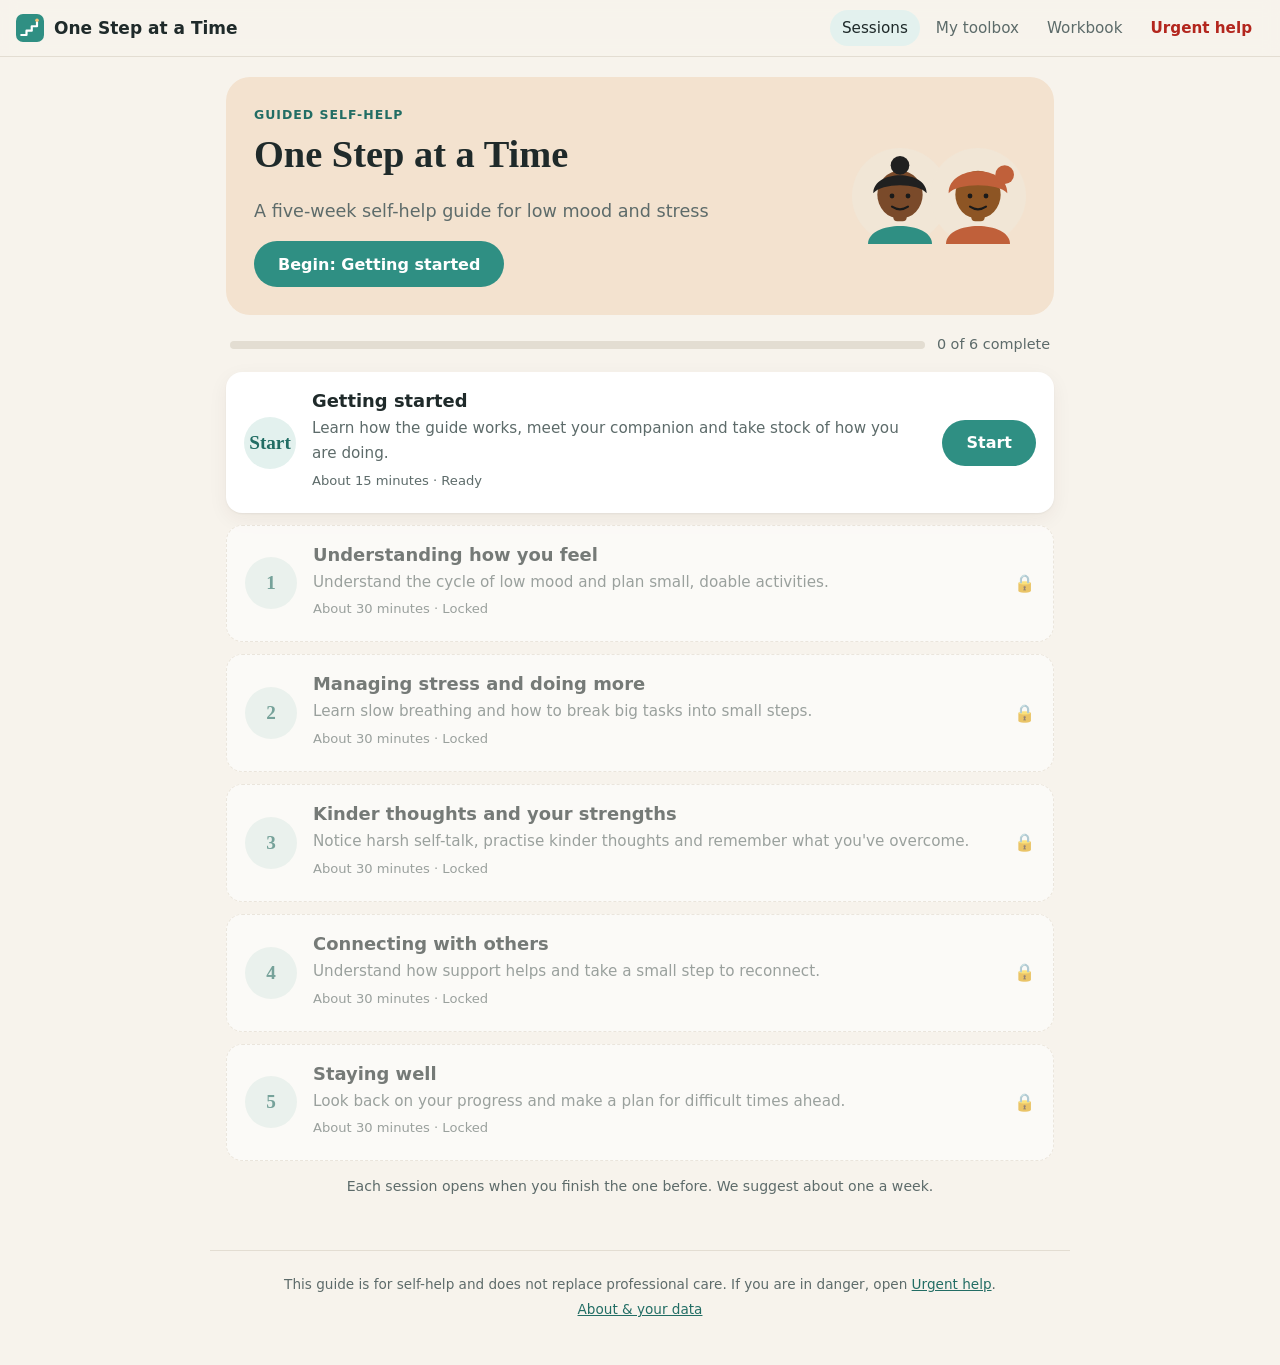
<file: index.html>
<!doctype html>
<html lang="en">
<head>
  <meta charset="utf-8">
  <meta name="viewport" content="width=device-width, initial-scale=1">
  <title>One Step at a Time</title>
  <meta name="description" content="A five-week guided self-help programme for low mood and stress.">
  <meta name="theme-color" content="#2f8f83">
  <link rel="icon" href="assets/img/icon.svg" type="image/svg+xml">
  <link rel="stylesheet" href="assets/css/style.css">
</head>
<body>
  <a class="skip" href="#main">Skip to content</a>
  <header class="topbar">
    <a class="brand" href="#/"><img src="assets/img/icon.svg" alt="" width="28" height="28"><span id="brandName">One Step at a Time</span></a>
    <nav class="topnav" aria-label="Main">
      <a href="#/" data-nav="home">Sessions</a>
      <a href="#/toolbox" data-nav="toolbox">My toolbox</a>
      <a href="#/workbook" data-nav="workbook">Workbook</a>
      <a href="#/help" data-nav="help" class="nav-help">Urgent help</a>
    </nav>
  </header>

  <main id="main" tabindex="-1"></main>

  <footer class="foot">
    <p>This guide is for self-help and does not replace professional care. If you are in danger, open <a href="#/help">Urgent help</a>.</p>
    <p><a href="#/about">About &amp; your data</a></p>
  </footer>

  <div id="toast" role="status" aria-live="polite"></div>

  <noscript><p style="padding:24px">Please turn on JavaScript to use this guide. A printable version is in <code>print/workbook.html</code>.</p></noscript>

  <script src="assets/js/config.js"></script>
  <script src="assets/js/content.js"></script>
  <script src="assets/js/app.js"></script>
</body>
</html>
</file>
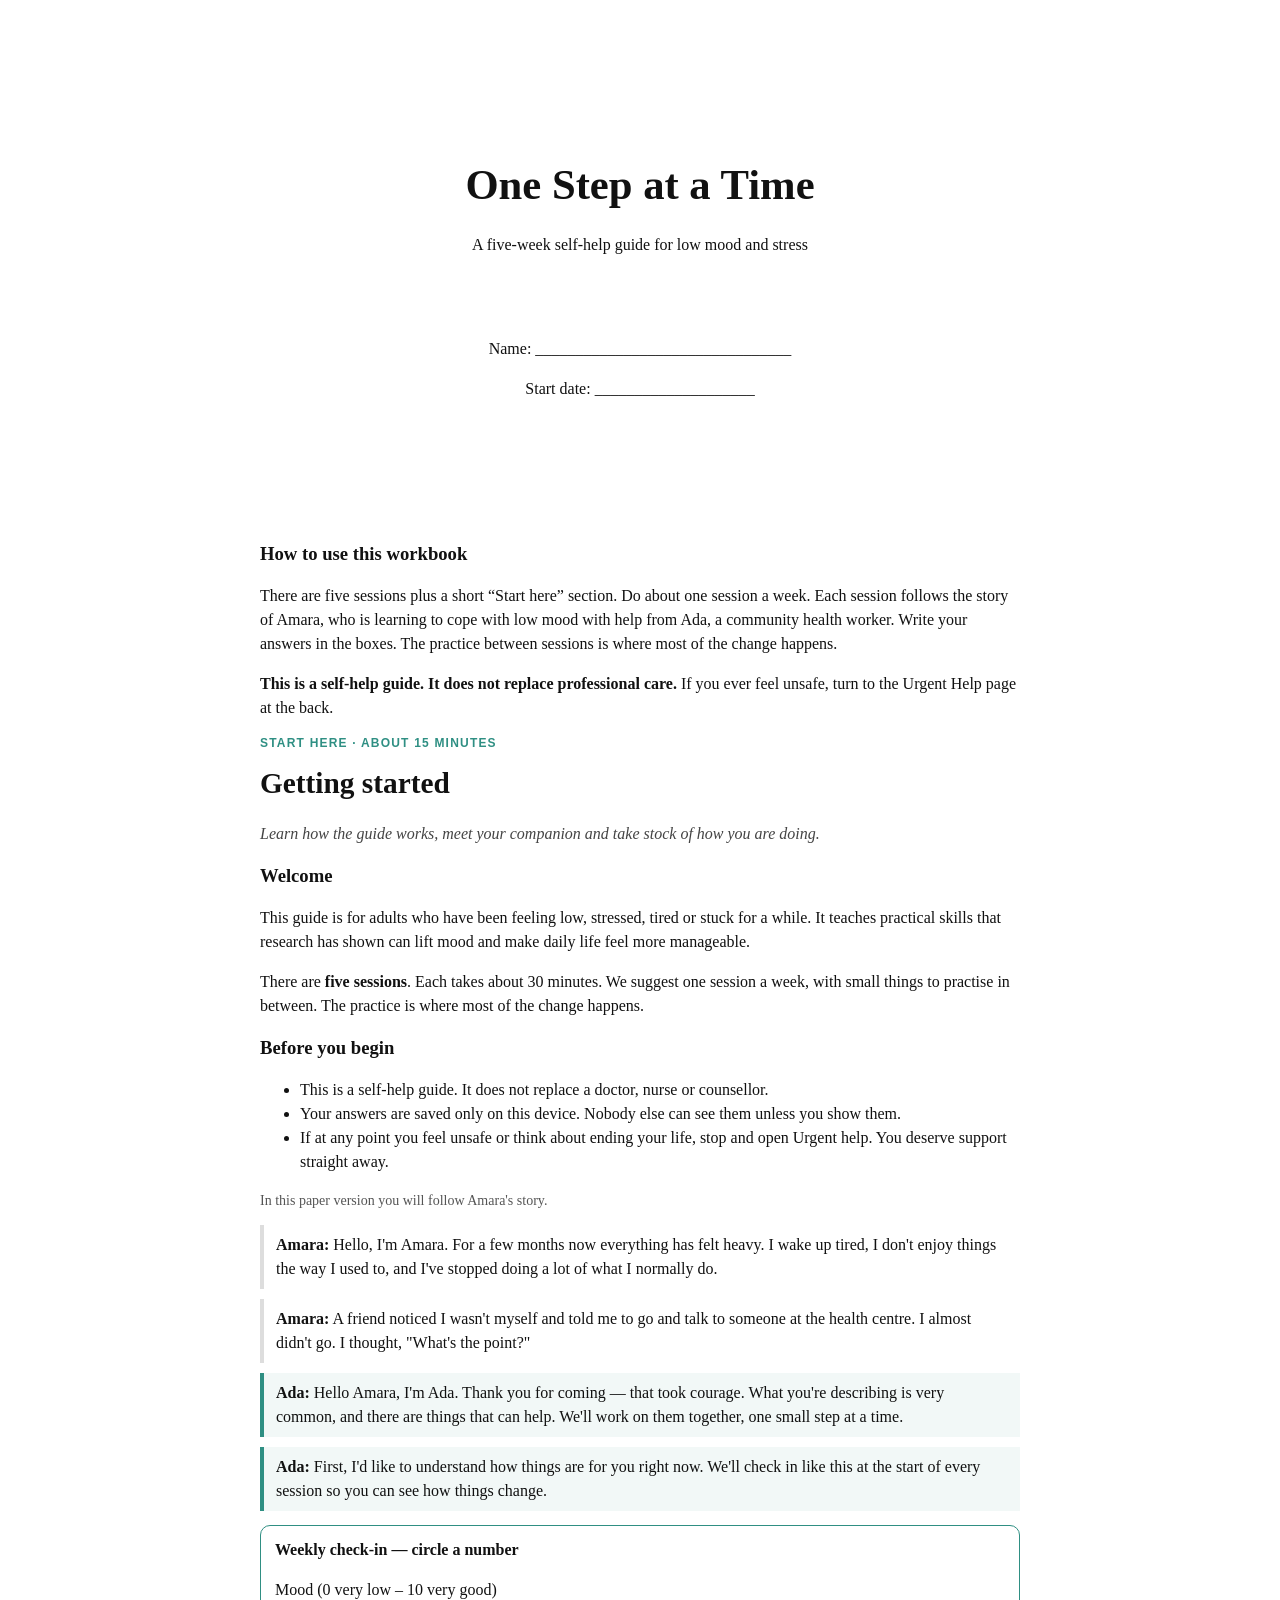
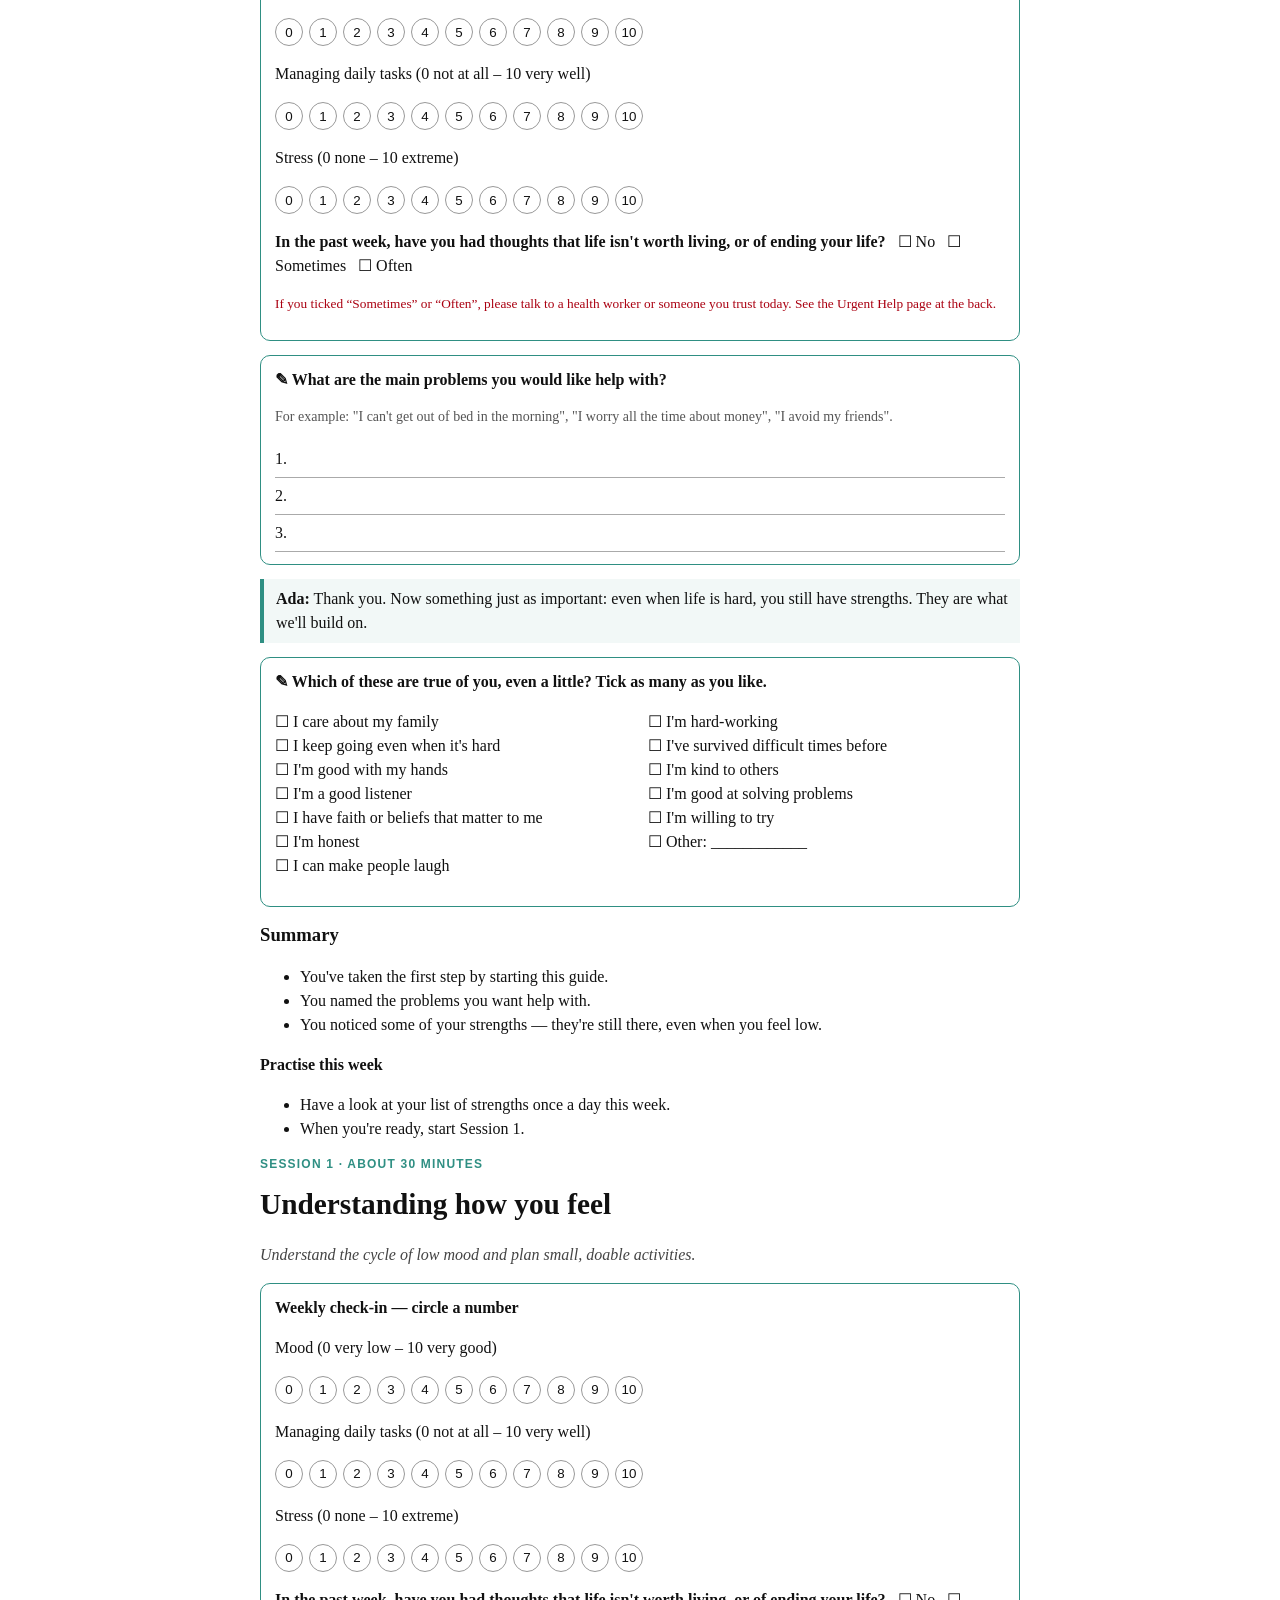
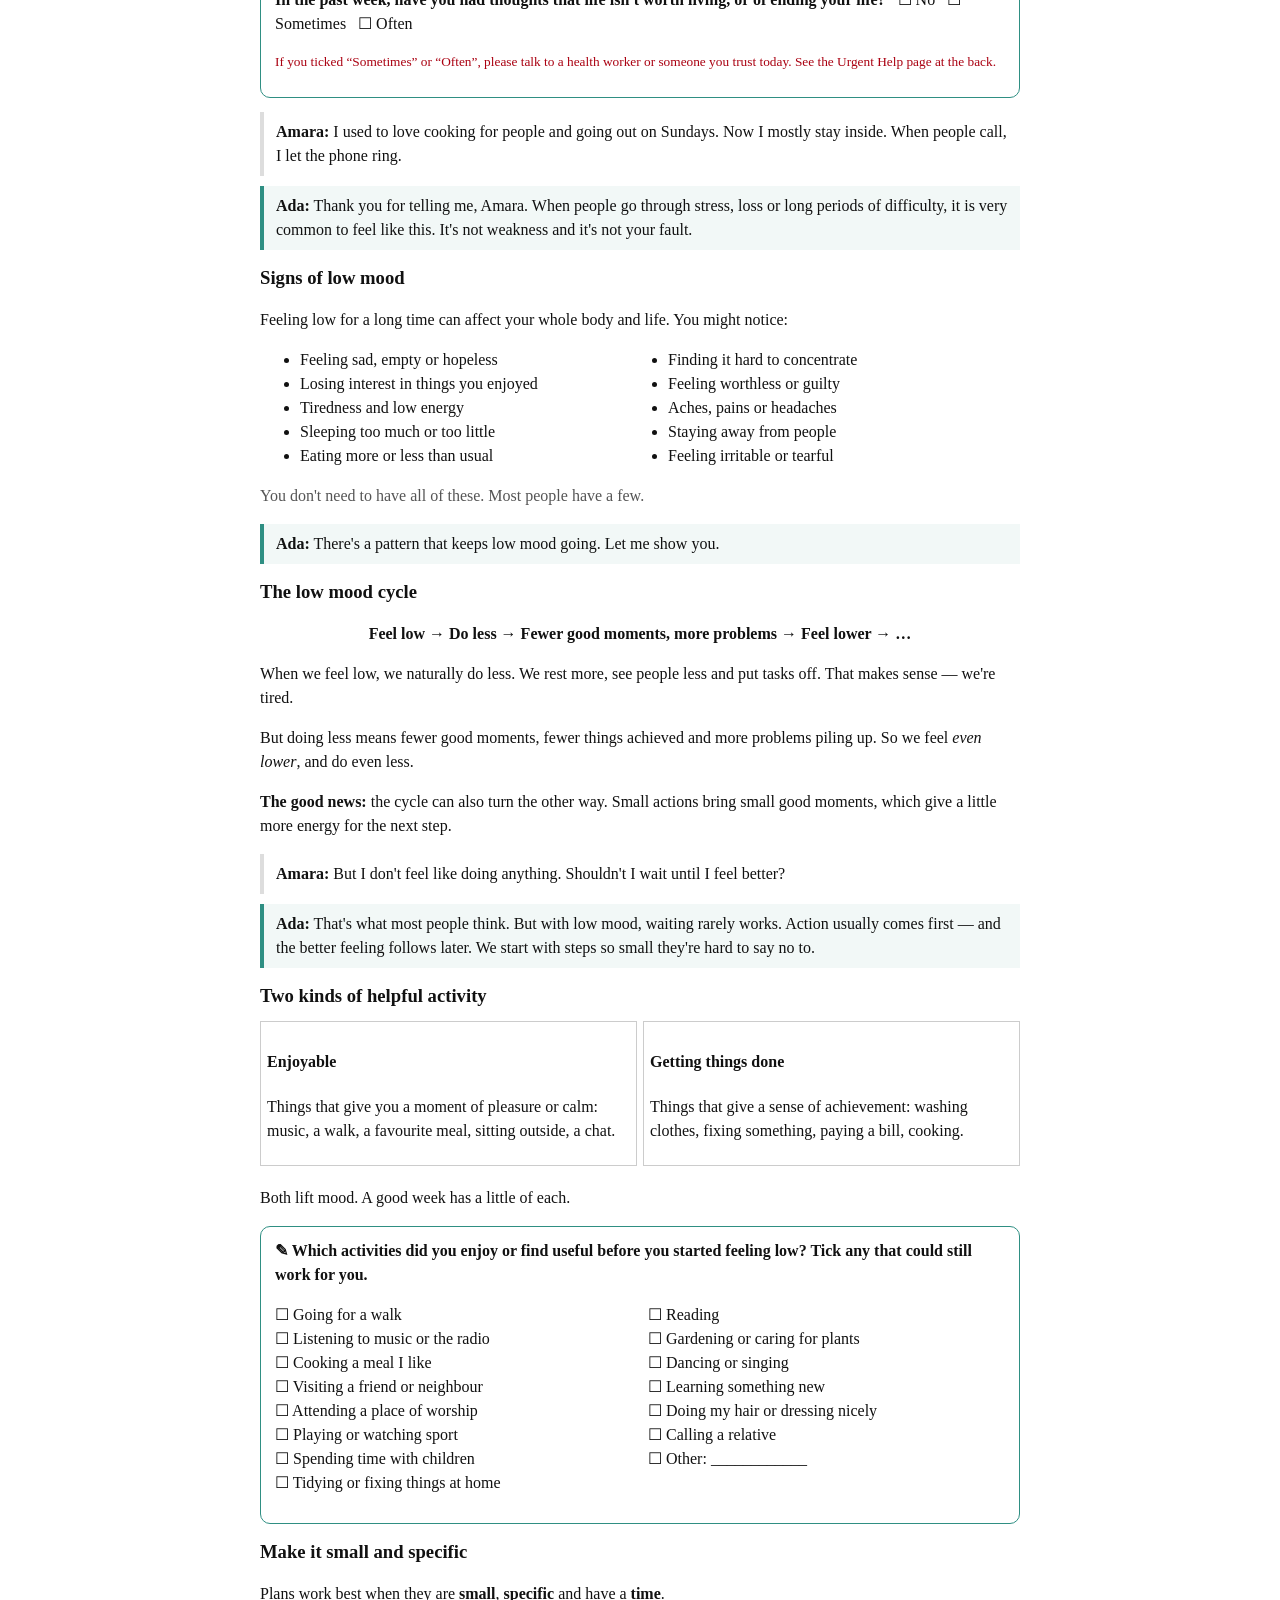
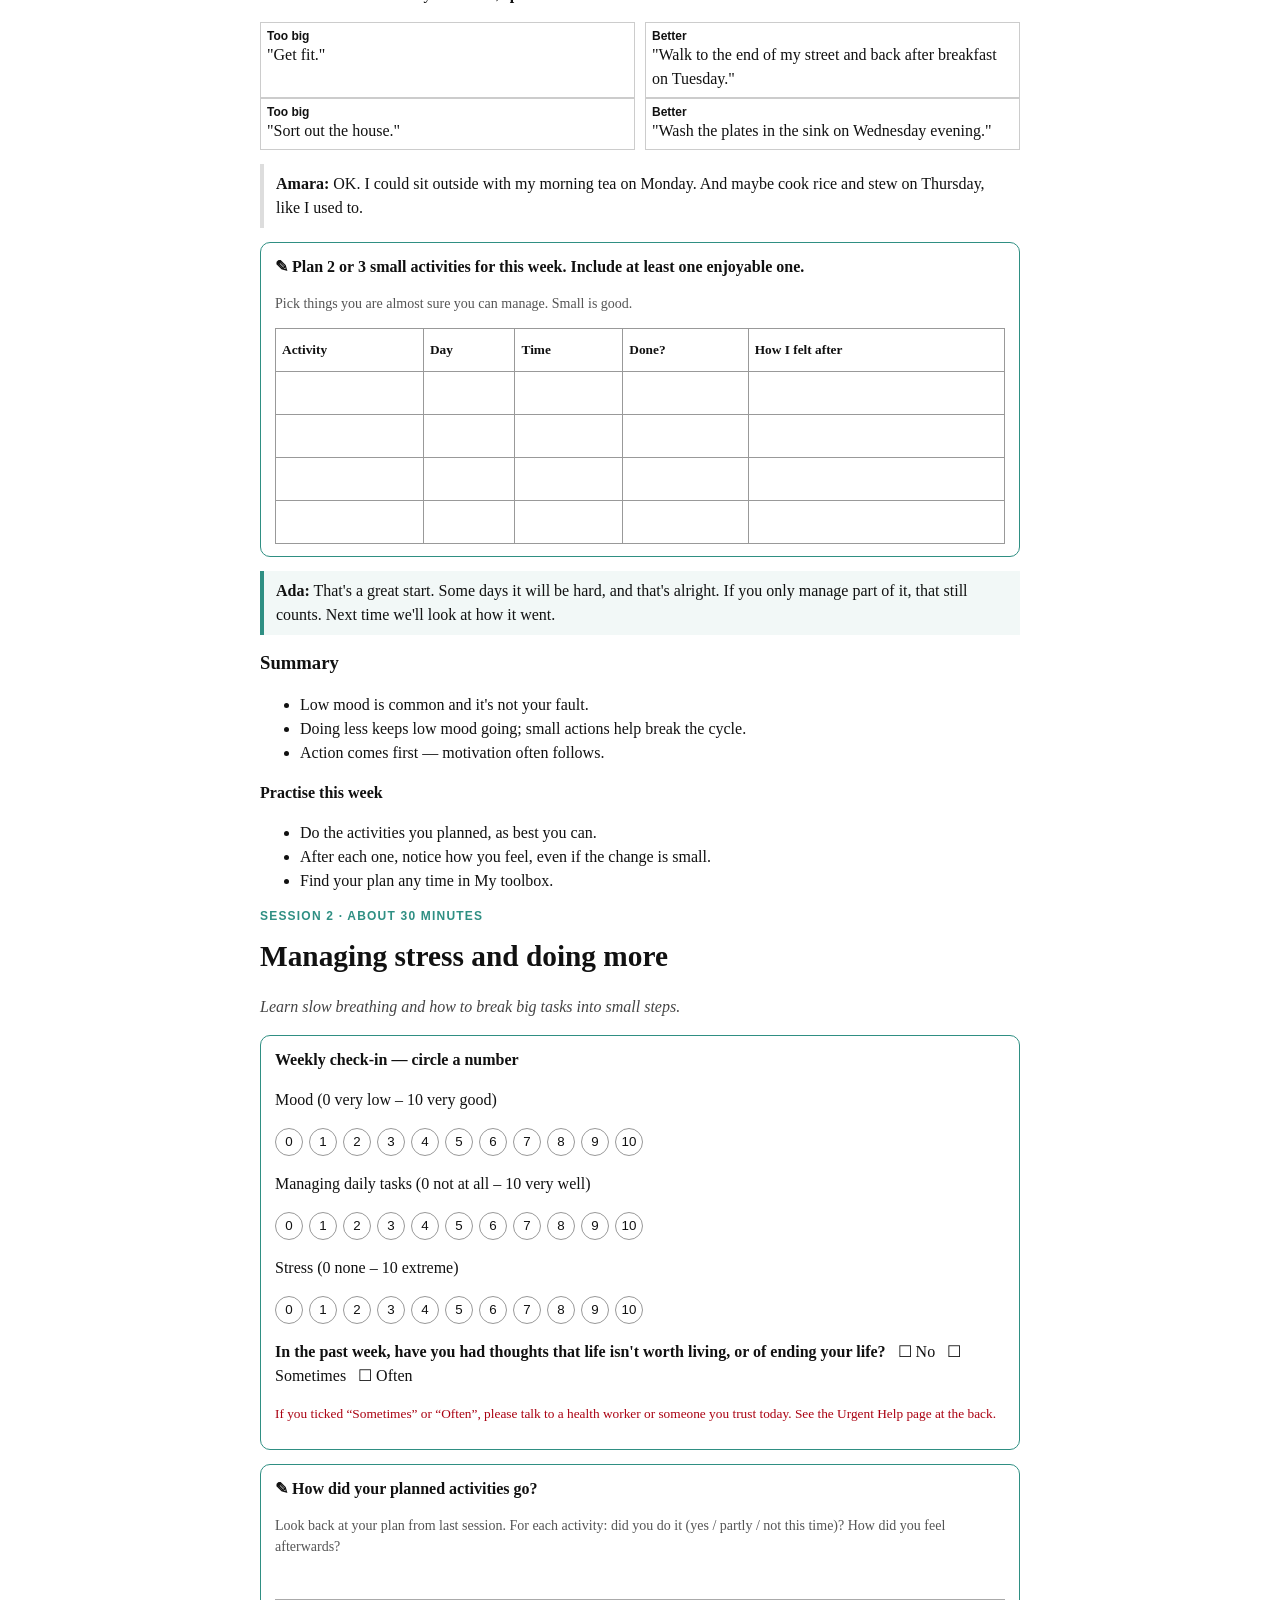
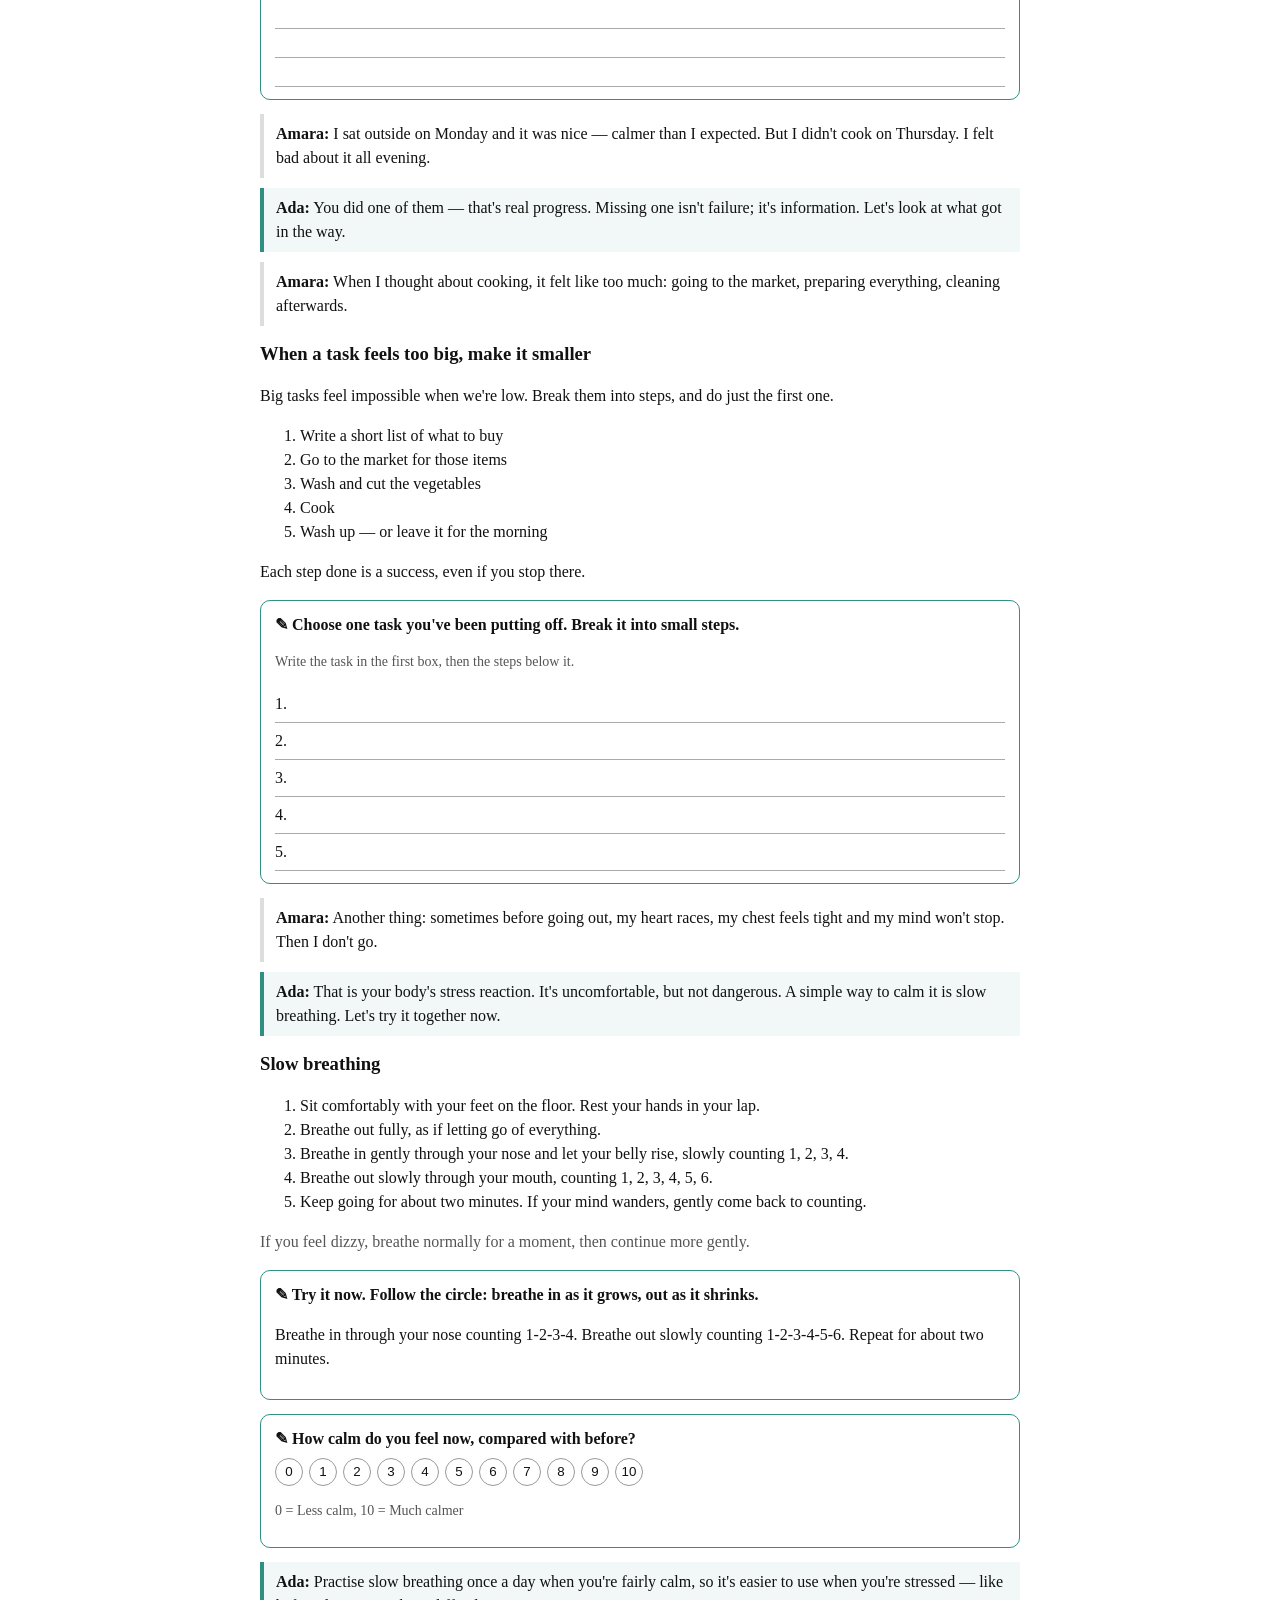
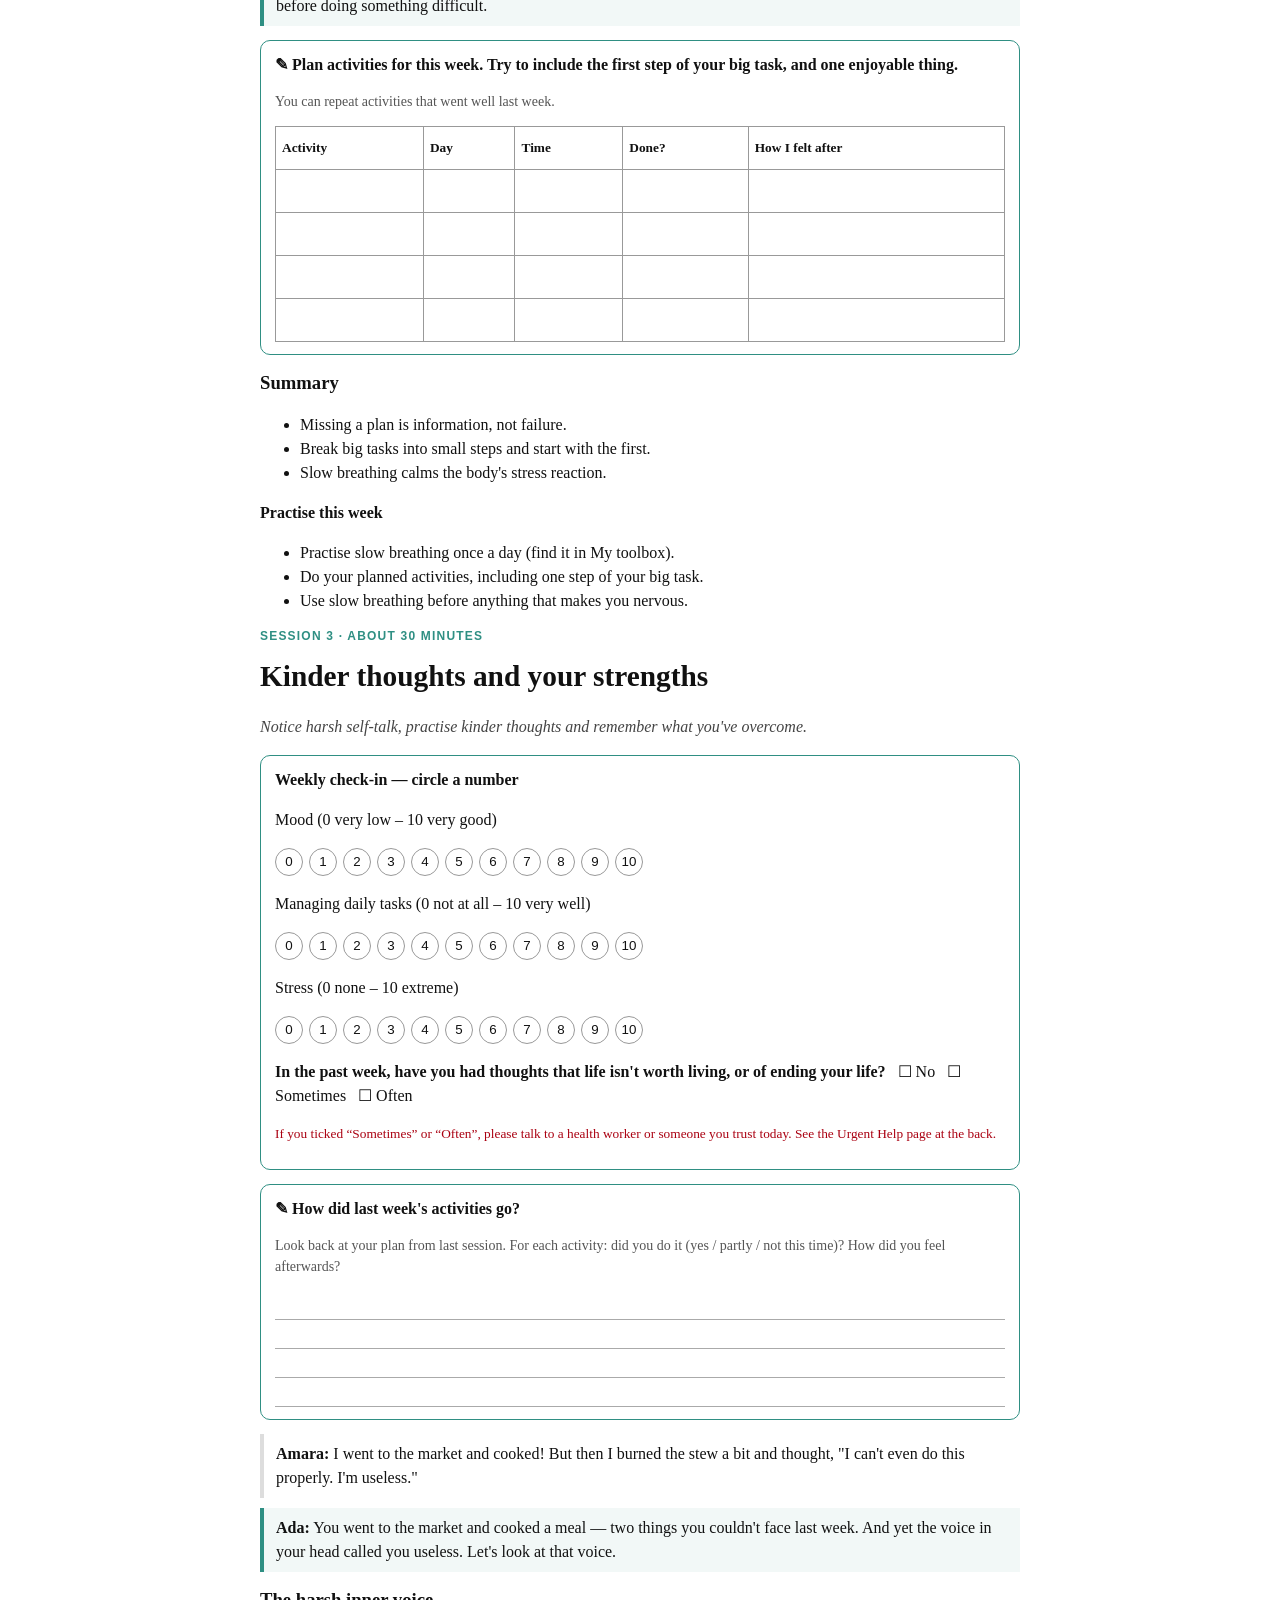
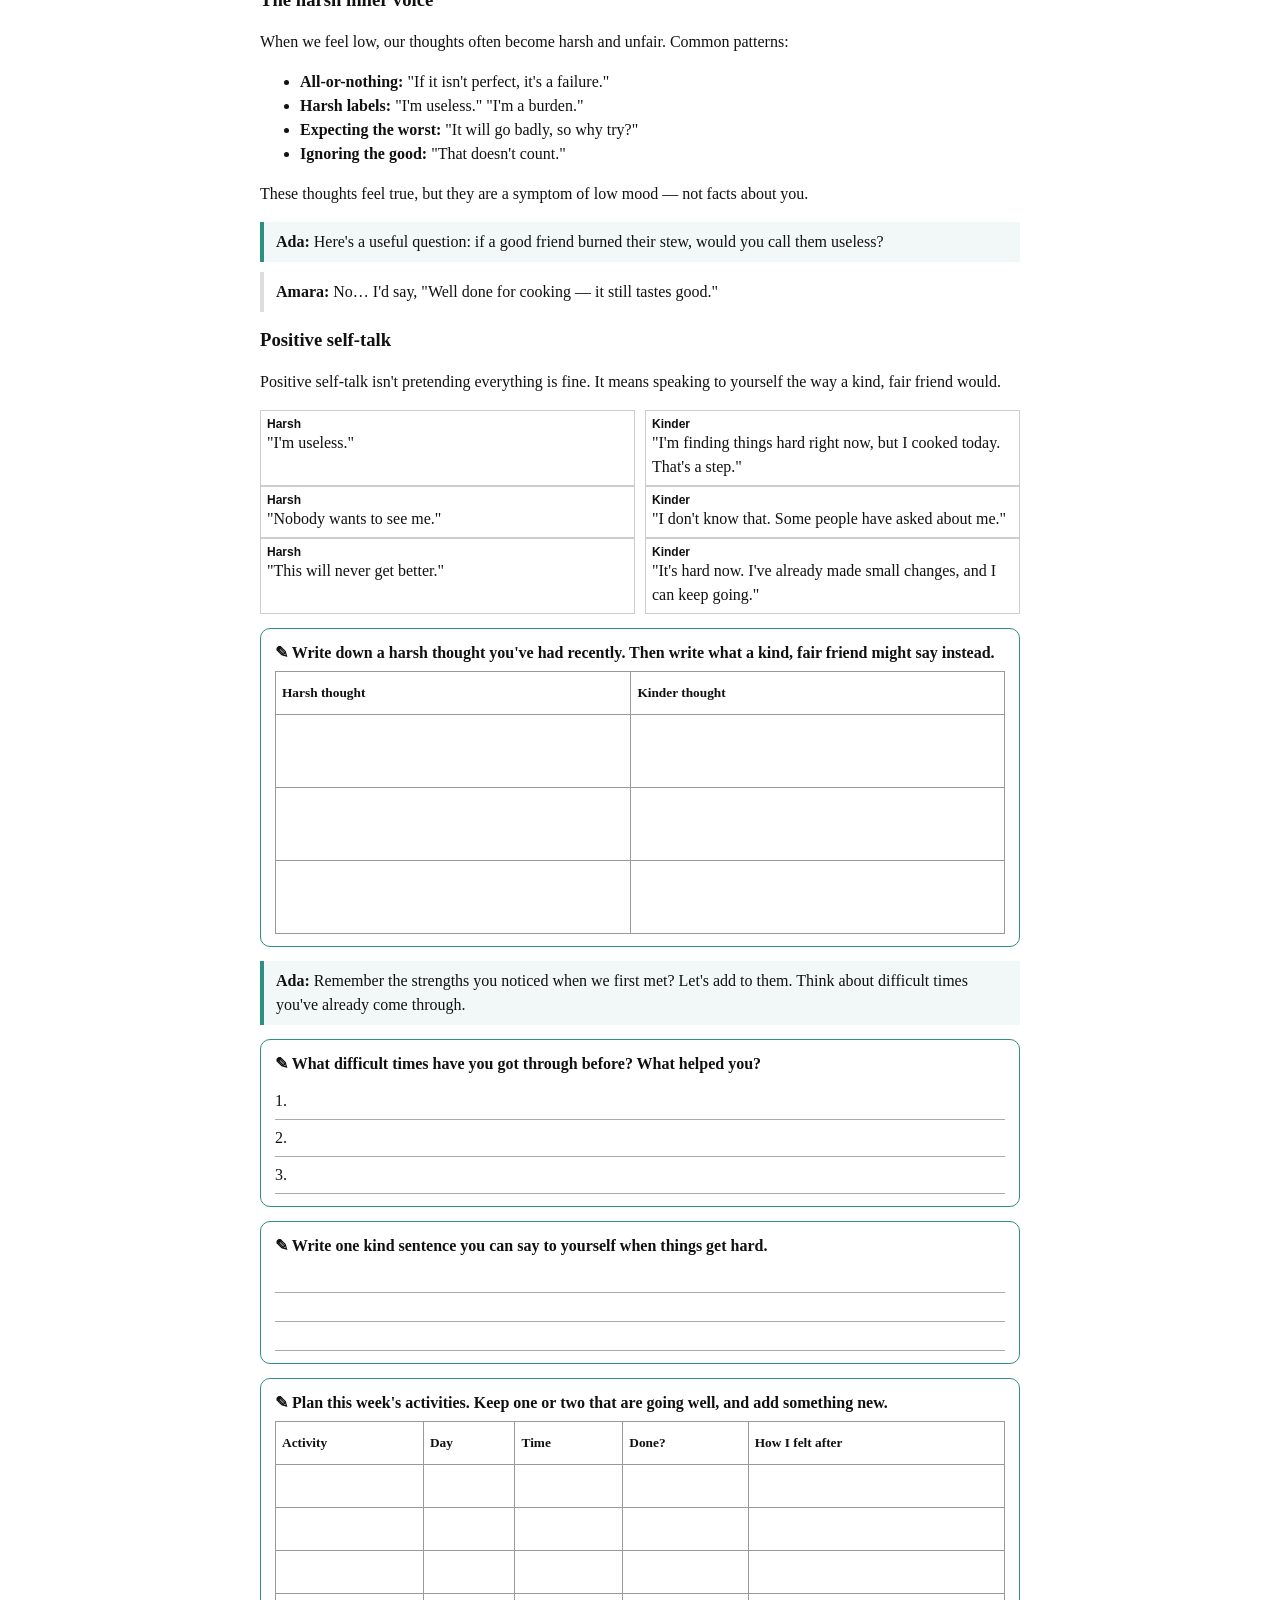
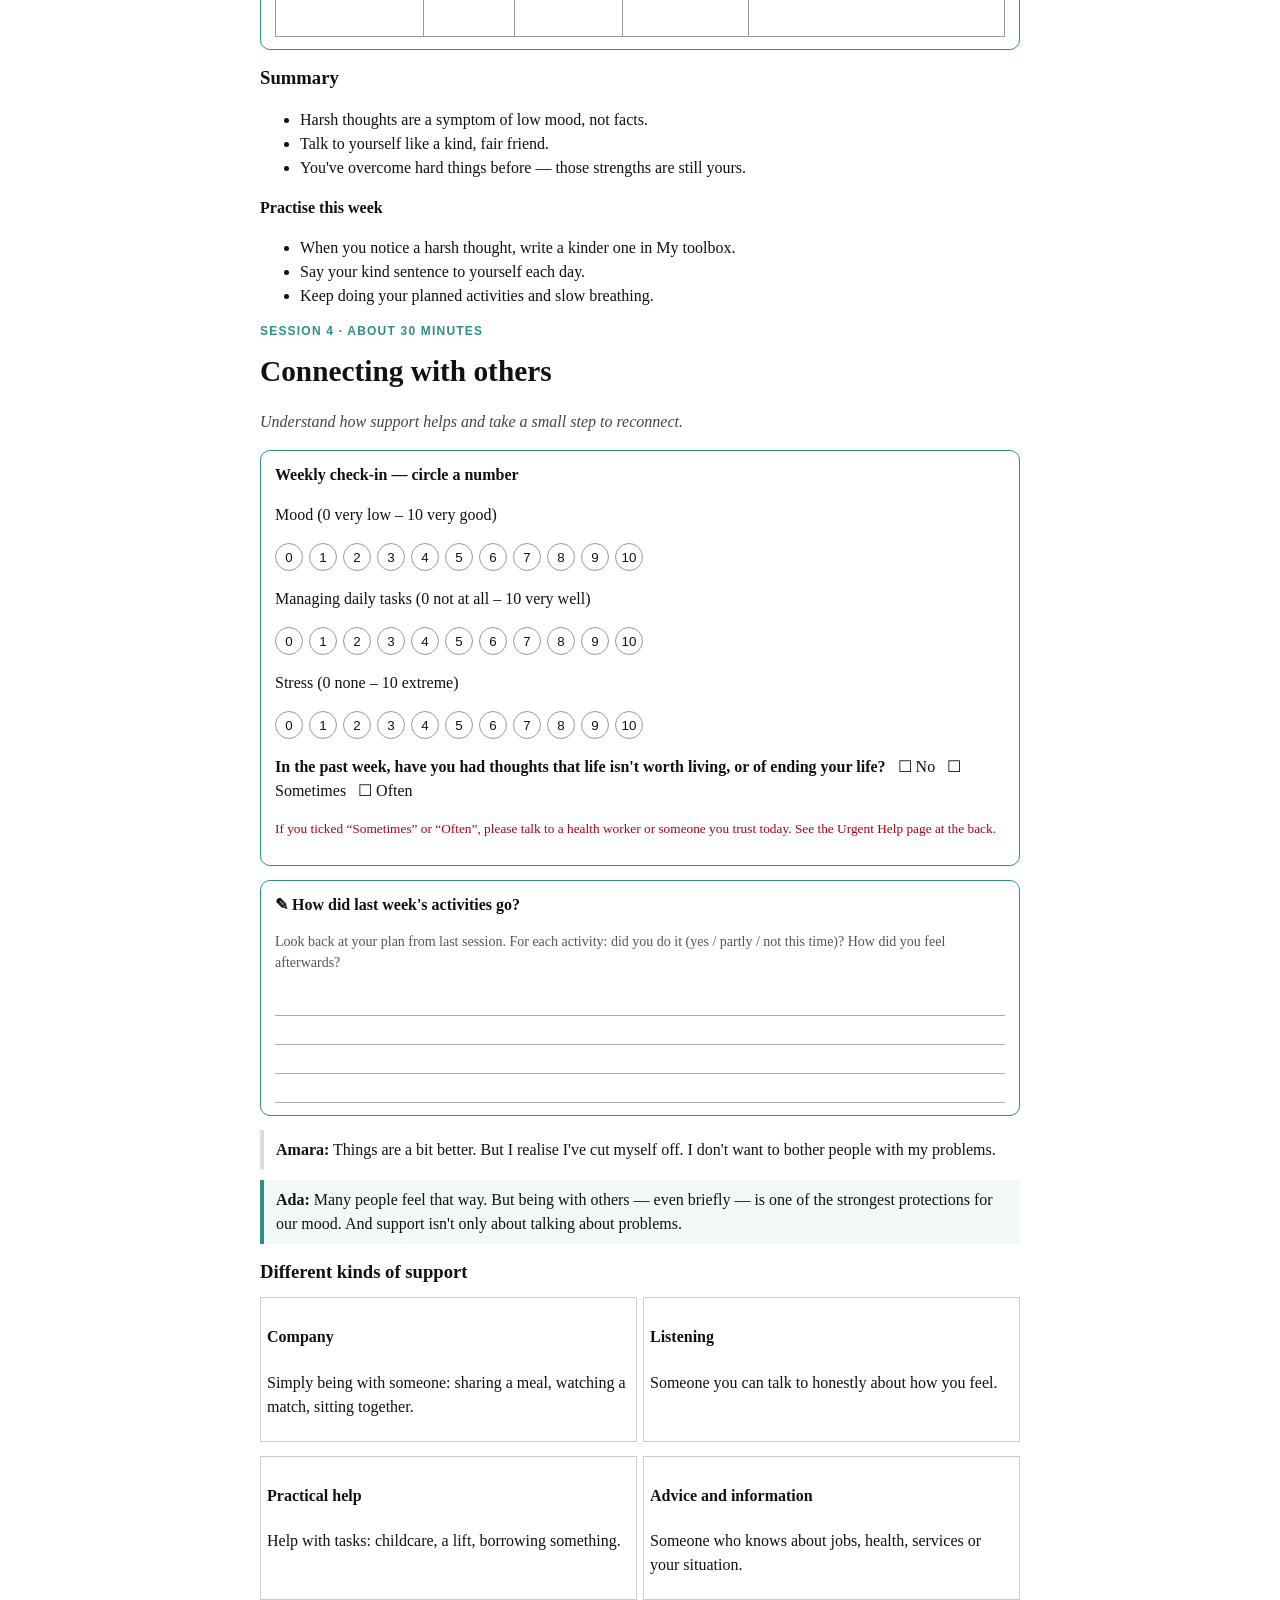
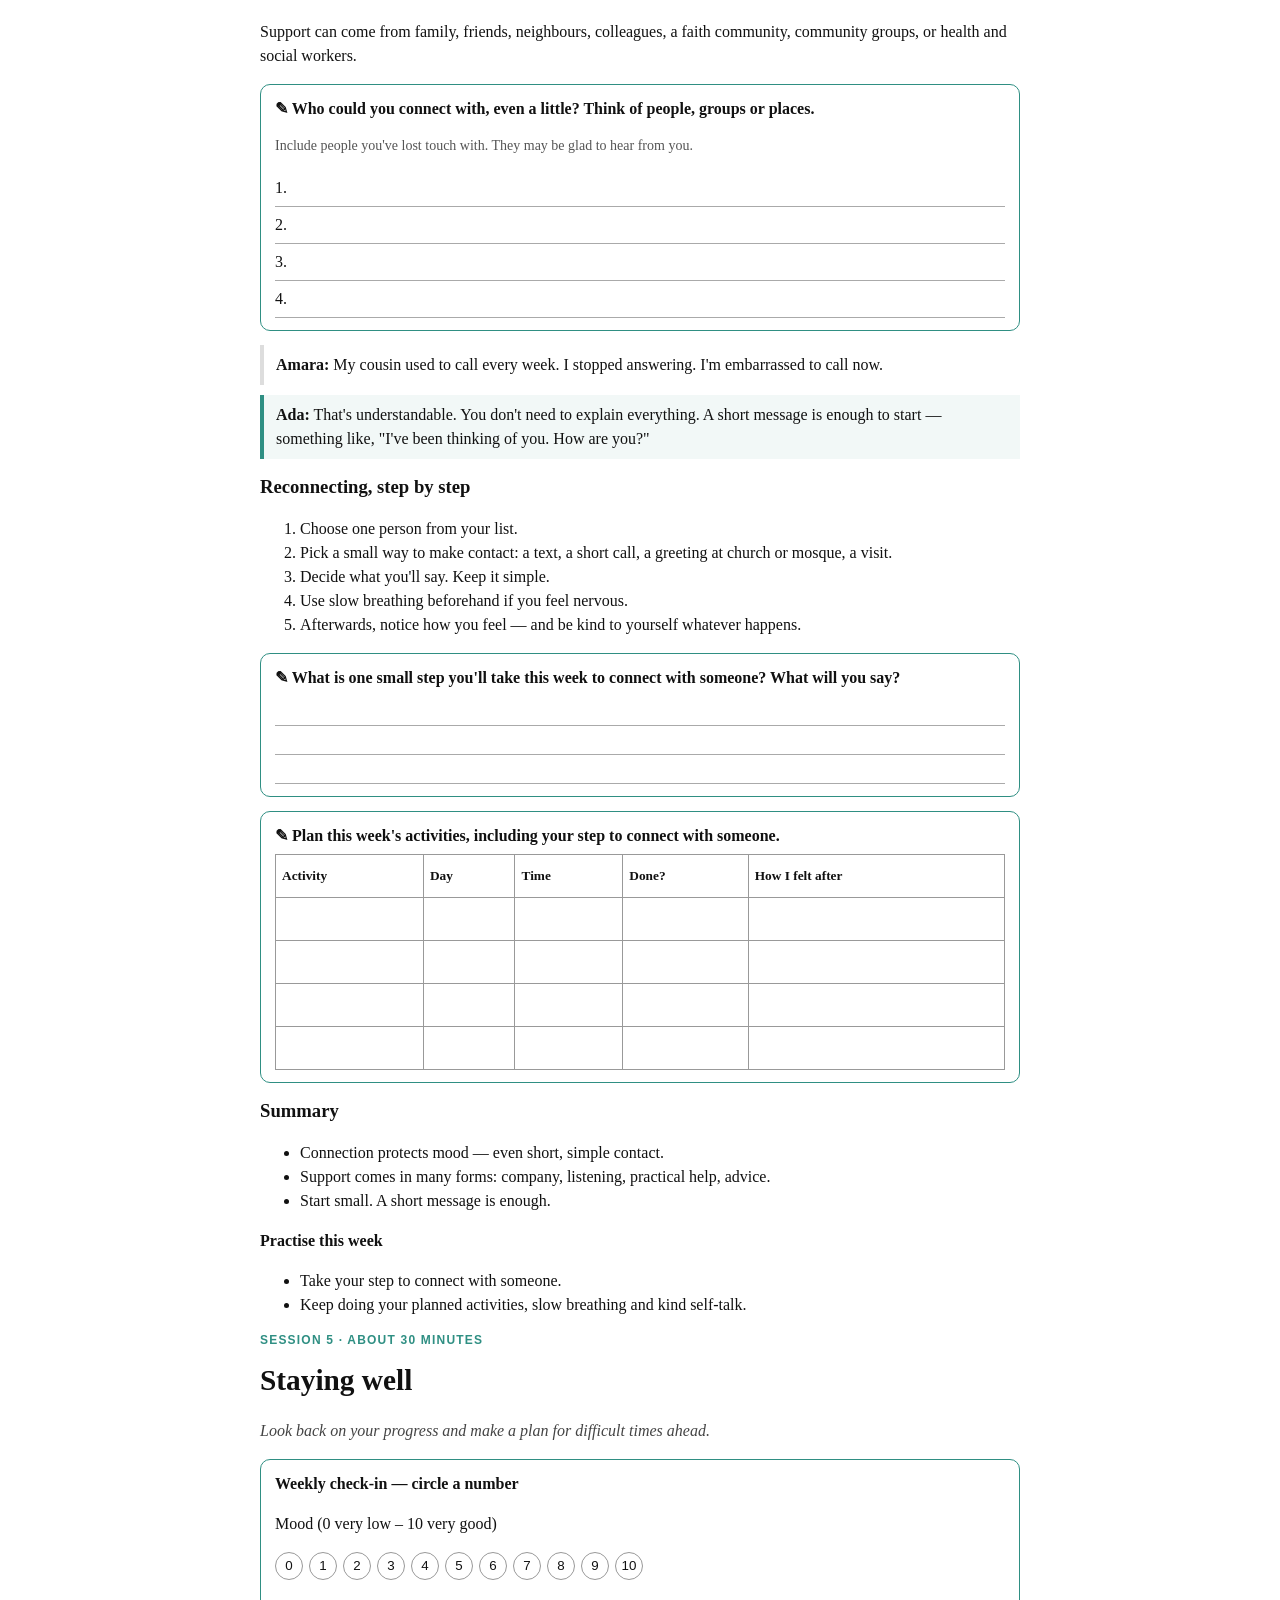
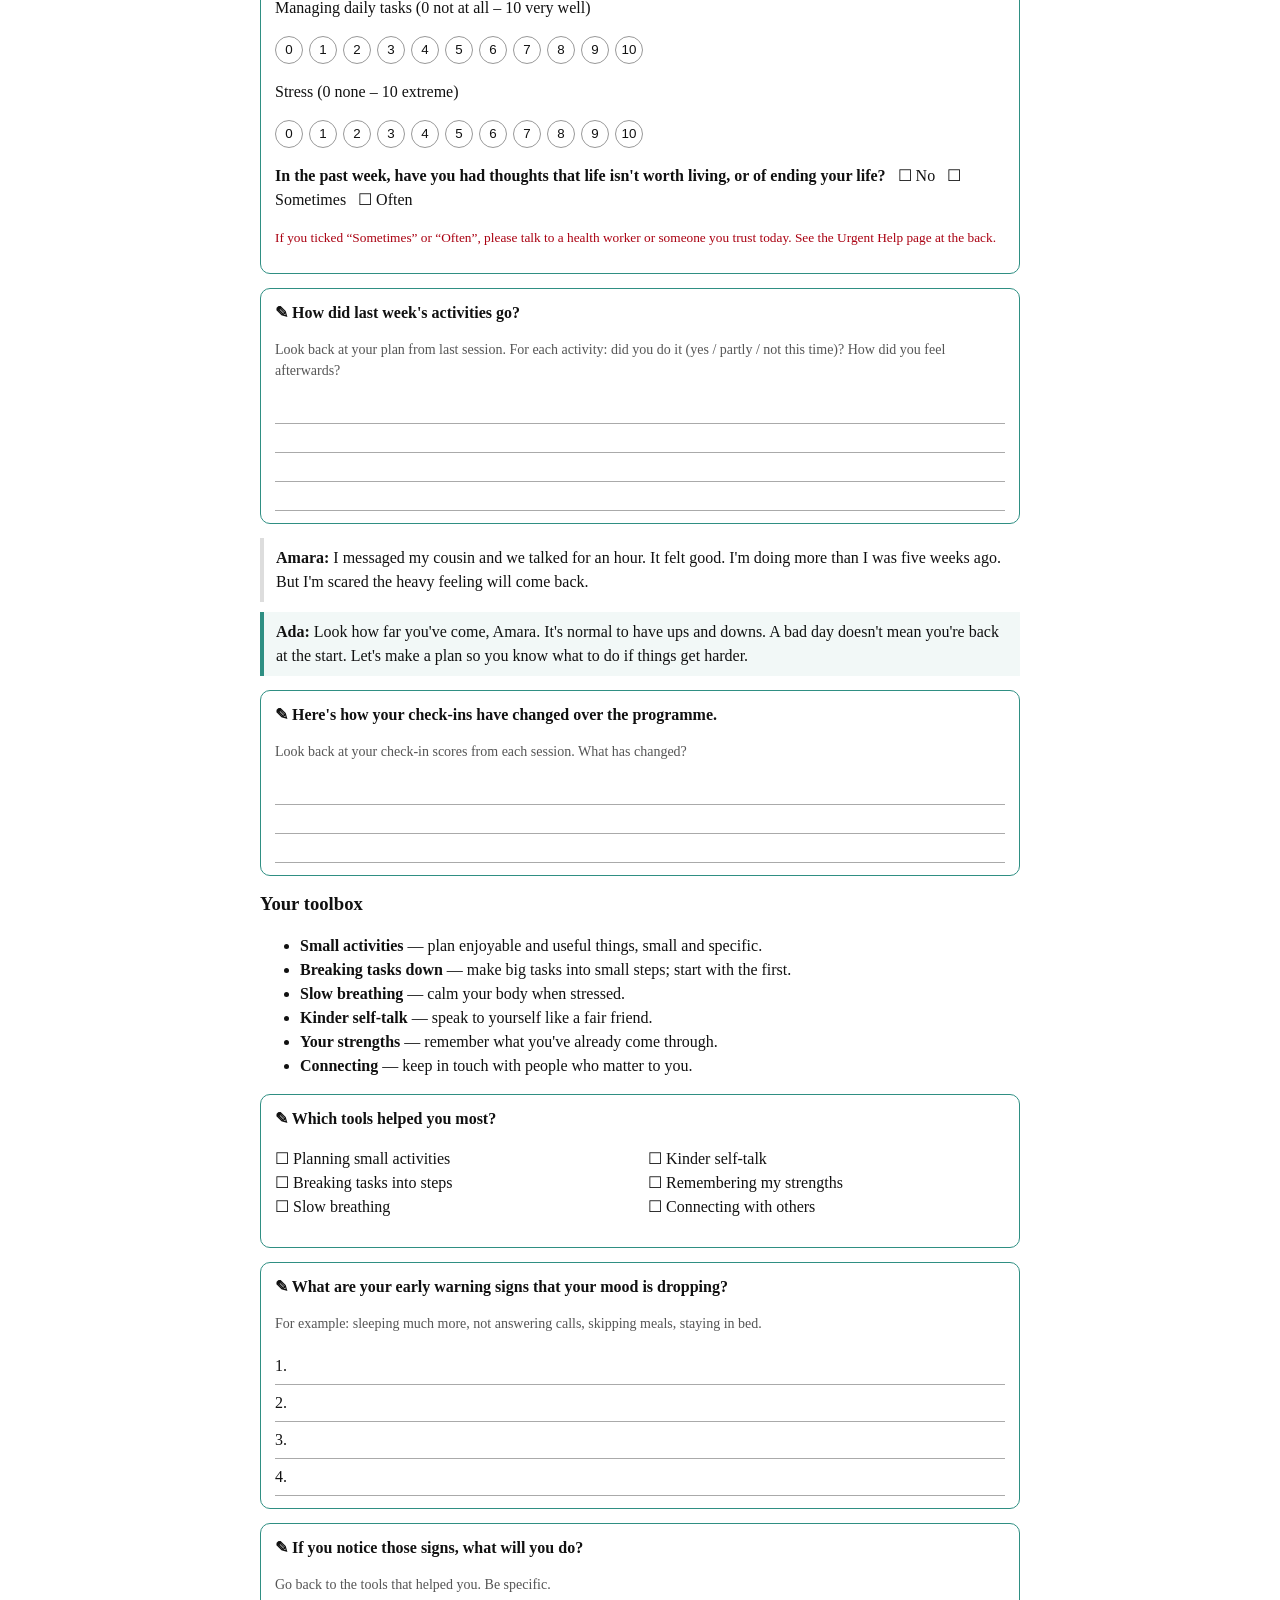
<file: print/workbook.html>
<!doctype html><html lang="en"><head><meta charset="utf-8"><meta name="viewport" content="width=device-width,initial-scale=1"><title>One Step at a Time — Printable workbook</title>
<style>
body{font:12pt/1.5 Georgia,serif;color:#111;max-width:760px;margin:0 auto;padding:24px}
h1{font-size:22pt;margin:.2em 0}h2{font-size:14pt;margin:.2em 0 .4em}h3{font-size:12pt;margin:0 0 .4em}
.cover{text-align:center;padding:120px 0;page-break-after:always}.cover h1{font-size:32pt}
.session{page-break-before:always}.eyebrow{text-transform:uppercase;letter-spacing:.1em;font:bold 9pt sans-serif;color:#2f8f83}
.goal{font-style:italic;color:#444}.story{margin:10px 0;padding:8px 12px;border-left:4px solid #ddd}.story.guide{border-color:#2f8f83;background:#f2f8f7}
.info,.summary{margin:14px 0}.box{border:1.5px solid #2f8f83;border-radius:10px;padding:12px 14px;margin:14px 0;page-break-inside:avoid}
.hint{color:#555;font-size:10.5pt}.lines span{display:block;border-bottom:1px solid #aaa;height:28px}.li{border-bottom:1px solid #aaa;height:30px;padding-top:6px}
.cb{columns:2;list-style:none;padding:0}table{width:100%;border-collapse:collapse}th,td{border:1px solid #999;padding:6px;height:30px;text-align:left;font-size:10pt}td.tall{height:60px}
.nums{display:flex;gap:6px}.nums span{border:1px solid #999;border-radius:50%;width:26px;height:26px;display:inline-grid;place-items:center;font:10pt sans-serif}
.warn{font-size:10pt;color:#a01}.compare{display:flex;gap:10px}.compare>div{flex:1;border:1px solid #ccc;padding:6px}.compare span{display:block;font:bold 9pt sans-serif}
.mini-card{border:1px solid #ccc;padding:6px;margin:4px 0}.cards2{display:grid;grid-template-columns:1fr 1fr;gap:6px}.grid2{columns:2}.muted{color:#555}
.helpp{page-break-before:always;border:3px solid #b3261e;padding:20px;border-radius:12px}.big{font-size:16pt}.cycle{font-weight:bold;text-align:center}
@media print{body{padding:0}}
</style></head><body>
<div class="cover"><h1>One Step at a Time</h1><p>A five-week self-help guide for low mood and stress</p><p></p><p style="margin-top:80px">Name: ________________________________</p><p>Start date: ____________________</p></div>
<div><h2>How to use this workbook</h2><p>There are five sessions plus a short “Start here” section. Do about one session a week. Each session follows the story of Amara, who is learning to cope with low mood with help from Ada, a community health worker. Write your answers in the boxes. The practice between sessions is where most of the change happens.</p><p><strong>This is a self-help guide. It does not replace professional care.</strong> If you ever feel unsafe, turn to the Urgent Help page at the back.</p></div>
<section class="session"><p class="eyebrow">Start here · about 15 minutes</p><h1>Getting started</h1><p class="goal">Learn how the guide works, meet your companion and take stock of how you are doing.</p><div class="info"><h2>Welcome</h2><p>This guide is for adults who have been feeling low, stressed, tired or stuck for a while. It teaches practical skills that research has shown can lift mood and make daily life feel more manageable.</p>
               <p>There are <strong>five sessions</strong>. Each takes about 30 minutes. We suggest one session a week, with small things to practise in between. The practice is where most of the change happens.</p></div><div class="info"><h2>Before you begin</h2><ul class="ticks">
                 <li>This is a self-help guide. It does not replace a doctor, nurse or counsellor.</li>
                 <li>Your answers are saved only on this device. Nobody else can see them unless you show them.</li>
                 <li>If at any point you feel unsafe or think about ending your life, stop and open Urgent help. You deserve support straight away.</li>
               </ul></div><p class="hint">In this paper version you will follow Amara's story.</p><div class="story person"><strong>Amara:</strong> Hello, I'm Amara. For a few months now everything has felt heavy. I wake up tired, I don't enjoy things the way I used to, and I've stopped doing a lot of what I normally do.</div><div class="story person"><strong>Amara:</strong> A friend noticed I wasn't myself and told me to go and talk to someone at the health centre. I almost didn't go. I thought, "What's the point?"</div><div class="story guide"><strong>Ada:</strong> Hello Amara, I'm Ada. Thank you for coming — that took courage. What you're describing is very common, and there are things that can help. We'll work on them together, one small step at a time.</div><div class="story guide"><strong>Ada:</strong> First, I'd like to understand how things are for you right now. We'll check in like this at the start of every session so you can see how things change.</div><div class="box"><h3>Weekly check-in — circle a number</h3><div class="scale"><p>Mood (0 very low – 10 very good)</p><div class="nums"><span>0</span><span>1</span><span>2</span><span>3</span><span>4</span><span>5</span><span>6</span><span>7</span><span>8</span><span>9</span><span>10</span></div></div><div class="scale"><p>Managing daily tasks (0 not at all – 10 very well)</p><div class="nums"><span>0</span><span>1</span><span>2</span><span>3</span><span>4</span><span>5</span><span>6</span><span>7</span><span>8</span><span>9</span><span>10</span></div></div><div class="scale"><p>Stress (0 none – 10 extreme)</p><div class="nums"><span>0</span><span>1</span><span>2</span><span>3</span><span>4</span><span>5</span><span>6</span><span>7</span><span>8</span><span>9</span><span>10</span></div></div>
  <p><strong>In the past week, have you had thoughts that life isn't worth living, or of ending your life?</strong> &nbsp; ☐ No &nbsp; ☐ Sometimes &nbsp; ☐ Often</p>
  <p class="warn">If you ticked “Sometimes” or “Often”, please talk to a health worker or someone you trust today. See the Urgent Help page at the back.</p></div><div class="box"><h3>✎ What are the main problems you would like help with?</h3><p class="hint">For example: "I can't get out of bed in the morning", "I worry all the time about money", "I avoid my friends".</p><div class="li">1.</div><div class="li">2.</div><div class="li">3.</div></div><div class="story guide"><strong>Ada:</strong> Thank you. Now something just as important: even when life is hard, you still have strengths. They are what we'll build on.</div><div class="box"><h3>✎ Which of these are true of you, even a little? Tick as many as you like.</h3><ul class="cb"><li>☐ I care about my family</li><li>☐ I keep going even when it's hard</li><li>☐ I'm good with my hands</li><li>☐ I'm a good listener</li><li>☐ I have faith or beliefs that matter to me</li><li>☐ I'm honest</li><li>☐ I can make people laugh</li><li>☐ I'm hard-working</li><li>☐ I've survived difficult times before</li><li>☐ I'm kind to others</li><li>☐ I'm good at solving problems</li><li>☐ I'm willing to try</li><li>☐ Other: ____________</li></ul></div><div class="summary"><h2>Summary</h2><ul><li>You've taken the first step by starting this guide.</li><li>You named the problems you want help with.</li><li>You noticed some of your strengths — they're still there, even when you feel low.</li></ul><h3>Practise this week</h3><ul><li>Have a look at your list of strengths once a day this week.</li><li>When you're ready, start Session 1.</li></ul></div></section><section class="session"><p class="eyebrow">Session 1 · about 30 minutes</p><h1>Understanding how you feel</h1><p class="goal">Understand the cycle of low mood and plan small, doable activities.</p><div class="box"><h3>Weekly check-in — circle a number</h3><div class="scale"><p>Mood (0 very low – 10 very good)</p><div class="nums"><span>0</span><span>1</span><span>2</span><span>3</span><span>4</span><span>5</span><span>6</span><span>7</span><span>8</span><span>9</span><span>10</span></div></div><div class="scale"><p>Managing daily tasks (0 not at all – 10 very well)</p><div class="nums"><span>0</span><span>1</span><span>2</span><span>3</span><span>4</span><span>5</span><span>6</span><span>7</span><span>8</span><span>9</span><span>10</span></div></div><div class="scale"><p>Stress (0 none – 10 extreme)</p><div class="nums"><span>0</span><span>1</span><span>2</span><span>3</span><span>4</span><span>5</span><span>6</span><span>7</span><span>8</span><span>9</span><span>10</span></div></div>
  <p><strong>In the past week, have you had thoughts that life isn't worth living, or of ending your life?</strong> &nbsp; ☐ No &nbsp; ☐ Sometimes &nbsp; ☐ Often</p>
  <p class="warn">If you ticked “Sometimes” or “Often”, please talk to a health worker or someone you trust today. See the Urgent Help page at the back.</p></div><div class="story person"><strong>Amara:</strong> I used to love cooking for people and going out on Sundays. Now I mostly stay inside. When people call, I let the phone ring.</div><div class="story guide"><strong>Ada:</strong> Thank you for telling me, Amara. When people go through stress, loss or long periods of difficulty, it is very common to feel like this. It's not weakness and it's not your fault.</div><div class="info"><h2>Signs of low mood</h2><p>Feeling low for a long time can affect your whole body and life. You might notice:</p>
               <ul class="grid2">
                 <li>Feeling sad, empty or hopeless</li><li>Losing interest in things you enjoyed</li>
                 <li>Tiredness and low energy</li><li>Sleeping too much or too little</li>
                 <li>Eating more or less than usual</li><li>Finding it hard to concentrate</li>
                 <li>Feeling worthless or guilty</li><li>Aches, pains or headaches</li>
                 <li>Staying away from people</li><li>Feeling irritable or tearful</li>
               </ul>
               <p class="muted">You don't need to have all of these. Most people have a few.</p></div><div class="story guide"><strong>Ada:</strong> There's a pattern that keeps low mood going. Let me show you.</div><div class="info"><h2>The low mood cycle</h2><p class="cycle">Feel low → Do less → Fewer good moments, more problems → Feel lower → …</p><p>When we feel low, we naturally do less. We rest more, see people less and put tasks off. That makes sense — we're tired.</p>
               <p>But doing less means fewer good moments, fewer things achieved and more problems piling up. So we feel <em>even lower</em>, and do even less.</p>
               <p><strong>The good news:</strong> the cycle can also turn the other way. Small actions bring small good moments, which give a little more energy for the next step.</p></div><div class="story person"><strong>Amara:</strong> But I don't feel like doing anything. Shouldn't I wait until I feel better?</div><div class="story guide"><strong>Ada:</strong> That's what most people think. But with low mood, waiting rarely works. Action usually comes first — and the better feeling follows later. We start with steps so small they're hard to say no to.</div><div class="info"><h2>Two kinds of helpful activity</h2><div class="cards2">
                 <div class="mini-card"><h4>Enjoyable</h4><p>Things that give you a moment of pleasure or calm: music, a walk, a favourite meal, sitting outside, a chat.</p></div>
                 <div class="mini-card"><h4>Getting things done</h4><p>Things that give a sense of achievement: washing clothes, fixing something, paying a bill, cooking.</p></div>
               </div>
               <p>Both lift mood. A good week has a little of each.</p></div><div class="box"><h3>✎ Which activities did you enjoy or find useful before you started feeling low? Tick any that could still work for you.</h3><ul class="cb"><li>☐ Going for a walk</li><li>☐ Listening to music or the radio</li><li>☐ Cooking a meal I like</li><li>☐ Visiting a friend or neighbour</li><li>☐ Attending a place of worship</li><li>☐ Playing or watching sport</li><li>☐ Spending time with children</li><li>☐ Tidying or fixing things at home</li><li>☐ Reading</li><li>☐ Gardening or caring for plants</li><li>☐ Dancing or singing</li><li>☐ Learning something new</li><li>☐ Doing my hair or dressing nicely</li><li>☐ Calling a relative</li><li>☐ Other: ____________</li></ul></div><div class="info"><h2>Make it small and specific</h2><p>Plans work best when they are <strong>small</strong>, <strong>specific</strong> and have a <strong>time</strong>.</p>
               <div class="compare">
                 <div class="bad"><span>Too big</span>"Get fit."</div>
                 <div class="good"><span>Better</span>"Walk to the end of my street and back after breakfast on Tuesday."</div>
               </div>
               <div class="compare">
                 <div class="bad"><span>Too big</span>"Sort out the house."</div>
                 <div class="good"><span>Better</span>"Wash the plates in the sink on Wednesday evening."</div>
               </div></div><div class="story person"><strong>Amara:</strong> OK. I could sit outside with my morning tea on Monday. And maybe cook rice and stew on Thursday, like I used to.</div><div class="box"><h3>✎ Plan 2 or 3 small activities for this week. Include at least one enjoyable one.</h3><p class="hint">Pick things you are almost sure you can manage. Small is good.</p><table><tr><th>Activity</th><th>Day</th><th>Time</th><th>Done?</th><th>How I felt after</th></tr><tr><td></td><td></td><td></td><td></td><td></td></tr><tr><td></td><td></td><td></td><td></td><td></td></tr><tr><td></td><td></td><td></td><td></td><td></td></tr><tr><td></td><td></td><td></td><td></td><td></td></tr></table></div><div class="story guide"><strong>Ada:</strong> That's a great start. Some days it will be hard, and that's alright. If you only manage part of it, that still counts. Next time we'll look at how it went.</div><div class="summary"><h2>Summary</h2><ul><li>Low mood is common and it's not your fault.</li><li>Doing less keeps low mood going; small actions help break the cycle.</li><li>Action comes first — motivation often follows.</li></ul><h3>Practise this week</h3><ul><li>Do the activities you planned, as best you can.</li><li>After each one, notice how you feel, even if the change is small.</li><li>Find your plan any time in My toolbox.</li></ul></div></section><section class="session"><p class="eyebrow">Session 2 · about 30 minutes</p><h1>Managing stress and doing more</h1><p class="goal">Learn slow breathing and how to break big tasks into small steps.</p><div class="box"><h3>Weekly check-in — circle a number</h3><div class="scale"><p>Mood (0 very low – 10 very good)</p><div class="nums"><span>0</span><span>1</span><span>2</span><span>3</span><span>4</span><span>5</span><span>6</span><span>7</span><span>8</span><span>9</span><span>10</span></div></div><div class="scale"><p>Managing daily tasks (0 not at all – 10 very well)</p><div class="nums"><span>0</span><span>1</span><span>2</span><span>3</span><span>4</span><span>5</span><span>6</span><span>7</span><span>8</span><span>9</span><span>10</span></div></div><div class="scale"><p>Stress (0 none – 10 extreme)</p><div class="nums"><span>0</span><span>1</span><span>2</span><span>3</span><span>4</span><span>5</span><span>6</span><span>7</span><span>8</span><span>9</span><span>10</span></div></div>
  <p><strong>In the past week, have you had thoughts that life isn't worth living, or of ending your life?</strong> &nbsp; ☐ No &nbsp; ☐ Sometimes &nbsp; ☐ Often</p>
  <p class="warn">If you ticked “Sometimes” or “Often”, please talk to a health worker or someone you trust today. See the Urgent Help page at the back.</p></div><div class="box"><h3>✎ How did your planned activities go?</h3><p class="hint">Look back at your plan from last session. For each activity: did you do it (yes / partly / not this time)? How did you feel afterwards?</p><div class="lines"><span></span><span></span><span></span><span></span></div></div><div class="story person"><strong>Amara:</strong> I sat outside on Monday and it was nice — calmer than I expected. But I didn't cook on Thursday. I felt bad about it all evening.</div><div class="story guide"><strong>Ada:</strong> You did one of them — that's real progress. Missing one isn't failure; it's information. Let's look at what got in the way.</div><div class="story person"><strong>Amara:</strong> When I thought about cooking, it felt like too much: going to the market, preparing everything, cleaning afterwards.</div><div class="info"><h2>When a task feels too big, make it smaller</h2><p>Big tasks feel impossible when we're low. Break them into steps, and do just the first one.</p>
               <ol class="steps">
                 <li>Write a short list of what to buy</li>
                 <li>Go to the market for those items</li>
                 <li>Wash and cut the vegetables</li>
                 <li>Cook</li>
                 <li>Wash up — or leave it for the morning</li>
               </ol>
               <p>Each step done is a success, even if you stop there.</p></div><div class="box"><h3>✎ Choose one task you've been putting off. Break it into small steps.</h3><p class="hint">Write the task in the first box, then the steps below it.</p><div class="li">1.</div><div class="li">2.</div><div class="li">3.</div><div class="li">4.</div><div class="li">5.</div></div><div class="story person"><strong>Amara:</strong> Another thing: sometimes before going out, my heart races, my chest feels tight and my mind won't stop. Then I don't go.</div><div class="story guide"><strong>Ada:</strong> That is your body's stress reaction. It's uncomfortable, but not dangerous. A simple way to calm it is slow breathing. Let's try it together now.</div><div class="info"><h2>Slow breathing</h2><ol class="steps">
                 <li>Sit comfortably with your feet on the floor. Rest your hands in your lap.</li>
                 <li>Breathe out fully, as if letting go of everything.</li>
                 <li>Breathe in gently through your nose and let your belly rise, slowly counting 1, 2, 3, 4.</li>
                 <li>Breathe out slowly through your mouth, counting 1, 2, 3, 4, 5, 6.</li>
                 <li>Keep going for about two minutes. If your mind wanders, gently come back to counting.</li>
               </ol>
               <p class="muted">If you feel dizzy, breathe normally for a moment, then continue more gently.</p></div><div class="box"><h3>✎ Try it now. Follow the circle: breathe in as it grows, out as it shrinks.</h3><p>Breathe in through your nose counting 1-2-3-4. Breathe out slowly counting 1-2-3-4-5-6. Repeat for about two minutes.</p></div><div class="box"><h3>✎ How calm do you feel now, compared with before?</h3><div class="nums"><span>0</span><span>1</span><span>2</span><span>3</span><span>4</span><span>5</span><span>6</span><span>7</span><span>8</span><span>9</span><span>10</span></div><p class="hint">0 = Less calm, 10 = Much calmer</p></div><div class="story guide"><strong>Ada:</strong> Practise slow breathing once a day when you're fairly calm, so it's easier to use when you're stressed — like before doing something difficult.</div><div class="box"><h3>✎ Plan activities for this week. Try to include the first step of your big task, and one enjoyable thing.</h3><p class="hint">You can repeat activities that went well last week.</p><table><tr><th>Activity</th><th>Day</th><th>Time</th><th>Done?</th><th>How I felt after</th></tr><tr><td></td><td></td><td></td><td></td><td></td></tr><tr><td></td><td></td><td></td><td></td><td></td></tr><tr><td></td><td></td><td></td><td></td><td></td></tr><tr><td></td><td></td><td></td><td></td><td></td></tr></table></div><div class="summary"><h2>Summary</h2><ul><li>Missing a plan is information, not failure.</li><li>Break big tasks into small steps and start with the first.</li><li>Slow breathing calms the body's stress reaction.</li></ul><h3>Practise this week</h3><ul><li>Practise slow breathing once a day (find it in My toolbox).</li><li>Do your planned activities, including one step of your big task.</li><li>Use slow breathing before anything that makes you nervous.</li></ul></div></section><section class="session"><p class="eyebrow">Session 3 · about 30 minutes</p><h1>Kinder thoughts and your strengths</h1><p class="goal">Notice harsh self-talk, practise kinder thoughts and remember what you've overcome.</p><div class="box"><h3>Weekly check-in — circle a number</h3><div class="scale"><p>Mood (0 very low – 10 very good)</p><div class="nums"><span>0</span><span>1</span><span>2</span><span>3</span><span>4</span><span>5</span><span>6</span><span>7</span><span>8</span><span>9</span><span>10</span></div></div><div class="scale"><p>Managing daily tasks (0 not at all – 10 very well)</p><div class="nums"><span>0</span><span>1</span><span>2</span><span>3</span><span>4</span><span>5</span><span>6</span><span>7</span><span>8</span><span>9</span><span>10</span></div></div><div class="scale"><p>Stress (0 none – 10 extreme)</p><div class="nums"><span>0</span><span>1</span><span>2</span><span>3</span><span>4</span><span>5</span><span>6</span><span>7</span><span>8</span><span>9</span><span>10</span></div></div>
  <p><strong>In the past week, have you had thoughts that life isn't worth living, or of ending your life?</strong> &nbsp; ☐ No &nbsp; ☐ Sometimes &nbsp; ☐ Often</p>
  <p class="warn">If you ticked “Sometimes” or “Often”, please talk to a health worker or someone you trust today. See the Urgent Help page at the back.</p></div><div class="box"><h3>✎ How did last week's activities go?</h3><p class="hint">Look back at your plan from last session. For each activity: did you do it (yes / partly / not this time)? How did you feel afterwards?</p><div class="lines"><span></span><span></span><span></span><span></span></div></div><div class="story person"><strong>Amara:</strong> I went to the market and cooked! But then I burned the stew a bit and thought, "I can't even do this properly. I'm useless."</div><div class="story guide"><strong>Ada:</strong> You went to the market and cooked a meal — two things you couldn't face last week. And yet the voice in your head called you useless. Let's look at that voice.</div><div class="info"><h2>The harsh inner voice</h2><p>When we feel low, our thoughts often become harsh and unfair. Common patterns:</p>
               <ul class="patterns">
                 <li><strong>All-or-nothing:</strong> "If it isn't perfect, it's a failure."</li>
                 <li><strong>Harsh labels:</strong> "I'm useless." "I'm a burden."</li>
                 <li><strong>Expecting the worst:</strong> "It will go badly, so why try?"</li>
                 <li><strong>Ignoring the good:</strong> "That doesn't count."</li>
               </ul>
               <p>These thoughts feel true, but they are a symptom of low mood — not facts about you.</p></div><div class="story guide"><strong>Ada:</strong> Here's a useful question: if a good friend burned their stew, would you call them useless?</div><div class="story person"><strong>Amara:</strong> No… I'd say, "Well done for cooking — it still tastes good."</div><div class="info"><h2>Positive self-talk</h2><p>Positive self-talk isn't pretending everything is fine. It means speaking to yourself the way a kind, fair friend would.</p>
               <div class="compare"><div class="bad"><span>Harsh</span>"I'm useless."</div><div class="good"><span>Kinder</span>"I'm finding things hard right now, but I cooked today. That's a step."</div></div>
               <div class="compare"><div class="bad"><span>Harsh</span>"Nobody wants to see me."</div><div class="good"><span>Kinder</span>"I don't know that. Some people have asked about me."</div></div>
               <div class="compare"><div class="bad"><span>Harsh</span>"This will never get better."</div><div class="good"><span>Kinder</span>"It's hard now. I've already made small changes, and I can keep going."</div></div></div><div class="box"><h3>✎ Write down a harsh thought you've had recently. Then write what a kind, fair friend might say instead.</h3><table><tr><th>Harsh thought</th><th>Kinder thought</th></tr><tr><td class="tall"></td><td class="tall"></td></tr><tr><td class="tall"></td><td class="tall"></td></tr><tr><td class="tall"></td><td class="tall"></td></tr></table></div><div class="story guide"><strong>Ada:</strong> Remember the strengths you noticed when we first met? Let's add to them. Think about difficult times you've already come through.</div><div class="box"><h3>✎ What difficult times have you got through before? What helped you?</h3><div class="li">1.</div><div class="li">2.</div><div class="li">3.</div></div><div class="box"><h3>✎ Write one kind sentence you can say to yourself when things get hard.</h3><div class="lines"><span></span><span></span><span></span></div></div><div class="box"><h3>✎ Plan this week's activities. Keep one or two that are going well, and add something new.</h3><table><tr><th>Activity</th><th>Day</th><th>Time</th><th>Done?</th><th>How I felt after</th></tr><tr><td></td><td></td><td></td><td></td><td></td></tr><tr><td></td><td></td><td></td><td></td><td></td></tr><tr><td></td><td></td><td></td><td></td><td></td></tr><tr><td></td><td></td><td></td><td></td><td></td></tr></table></div><div class="summary"><h2>Summary</h2><ul><li>Harsh thoughts are a symptom of low mood, not facts.</li><li>Talk to yourself like a kind, fair friend.</li><li>You've overcome hard things before — those strengths are still yours.</li></ul><h3>Practise this week</h3><ul><li>When you notice a harsh thought, write a kinder one in My toolbox.</li><li>Say your kind sentence to yourself each day.</li><li>Keep doing your planned activities and slow breathing.</li></ul></div></section><section class="session"><p class="eyebrow">Session 4 · about 30 minutes</p><h1>Connecting with others</h1><p class="goal">Understand how support helps and take a small step to reconnect.</p><div class="box"><h3>Weekly check-in — circle a number</h3><div class="scale"><p>Mood (0 very low – 10 very good)</p><div class="nums"><span>0</span><span>1</span><span>2</span><span>3</span><span>4</span><span>5</span><span>6</span><span>7</span><span>8</span><span>9</span><span>10</span></div></div><div class="scale"><p>Managing daily tasks (0 not at all – 10 very well)</p><div class="nums"><span>0</span><span>1</span><span>2</span><span>3</span><span>4</span><span>5</span><span>6</span><span>7</span><span>8</span><span>9</span><span>10</span></div></div><div class="scale"><p>Stress (0 none – 10 extreme)</p><div class="nums"><span>0</span><span>1</span><span>2</span><span>3</span><span>4</span><span>5</span><span>6</span><span>7</span><span>8</span><span>9</span><span>10</span></div></div>
  <p><strong>In the past week, have you had thoughts that life isn't worth living, or of ending your life?</strong> &nbsp; ☐ No &nbsp; ☐ Sometimes &nbsp; ☐ Often</p>
  <p class="warn">If you ticked “Sometimes” or “Often”, please talk to a health worker or someone you trust today. See the Urgent Help page at the back.</p></div><div class="box"><h3>✎ How did last week's activities go?</h3><p class="hint">Look back at your plan from last session. For each activity: did you do it (yes / partly / not this time)? How did you feel afterwards?</p><div class="lines"><span></span><span></span><span></span><span></span></div></div><div class="story person"><strong>Amara:</strong> Things are a bit better. But I realise I've cut myself off. I don't want to bother people with my problems.</div><div class="story guide"><strong>Ada:</strong> Many people feel that way. But being with others — even briefly — is one of the strongest protections for our mood. And support isn't only about talking about problems.</div><div class="info"><h2>Different kinds of support</h2><div class="cards2">
                 <div class="mini-card"><h4>Company</h4><p>Simply being with someone: sharing a meal, watching a match, sitting together.</p></div>
                 <div class="mini-card"><h4>Listening</h4><p>Someone you can talk to honestly about how you feel.</p></div>
                 <div class="mini-card"><h4>Practical help</h4><p>Help with tasks: childcare, a lift, borrowing something.</p></div>
                 <div class="mini-card"><h4>Advice and information</h4><p>Someone who knows about jobs, health, services or your situation.</p></div>
               </div>
               <p>Support can come from family, friends, neighbours, colleagues, a faith community, community groups, or health and social workers.</p></div><div class="box"><h3>✎ Who could you connect with, even a little? Think of people, groups or places.</h3><p class="hint">Include people you've lost touch with. They may be glad to hear from you.</p><div class="li">1.</div><div class="li">2.</div><div class="li">3.</div><div class="li">4.</div></div><div class="story person"><strong>Amara:</strong> My cousin used to call every week. I stopped answering. I'm embarrassed to call now.</div><div class="story guide"><strong>Ada:</strong> That's understandable. You don't need to explain everything. A short message is enough to start — something like, "I've been thinking of you. How are you?"</div><div class="info"><h2>Reconnecting, step by step</h2><ol class="steps">
                 <li>Choose one person from your list.</li>
                 <li>Pick a small way to make contact: a text, a short call, a greeting at church or mosque, a visit.</li>
                 <li>Decide what you'll say. Keep it simple.</li>
                 <li>Use slow breathing beforehand if you feel nervous.</li>
                 <li>Afterwards, notice how you feel — and be kind to yourself whatever happens.</li>
               </ol></div><div class="box"><h3>✎ What is one small step you'll take this week to connect with someone? What will you say?</h3><div class="lines"><span></span><span></span><span></span></div></div><div class="box"><h3>✎ Plan this week's activities, including your step to connect with someone.</h3><table><tr><th>Activity</th><th>Day</th><th>Time</th><th>Done?</th><th>How I felt after</th></tr><tr><td></td><td></td><td></td><td></td><td></td></tr><tr><td></td><td></td><td></td><td></td><td></td></tr><tr><td></td><td></td><td></td><td></td><td></td></tr><tr><td></td><td></td><td></td><td></td><td></td></tr></table></div><div class="summary"><h2>Summary</h2><ul><li>Connection protects mood — even short, simple contact.</li><li>Support comes in many forms: company, listening, practical help, advice.</li><li>Start small. A short message is enough.</li></ul><h3>Practise this week</h3><ul><li>Take your step to connect with someone.</li><li>Keep doing your planned activities, slow breathing and kind self-talk.</li></ul></div></section><section class="session"><p class="eyebrow">Session 5 · about 30 minutes</p><h1>Staying well</h1><p class="goal">Look back on your progress and make a plan for difficult times ahead.</p><div class="box"><h3>Weekly check-in — circle a number</h3><div class="scale"><p>Mood (0 very low – 10 very good)</p><div class="nums"><span>0</span><span>1</span><span>2</span><span>3</span><span>4</span><span>5</span><span>6</span><span>7</span><span>8</span><span>9</span><span>10</span></div></div><div class="scale"><p>Managing daily tasks (0 not at all – 10 very well)</p><div class="nums"><span>0</span><span>1</span><span>2</span><span>3</span><span>4</span><span>5</span><span>6</span><span>7</span><span>8</span><span>9</span><span>10</span></div></div><div class="scale"><p>Stress (0 none – 10 extreme)</p><div class="nums"><span>0</span><span>1</span><span>2</span><span>3</span><span>4</span><span>5</span><span>6</span><span>7</span><span>8</span><span>9</span><span>10</span></div></div>
  <p><strong>In the past week, have you had thoughts that life isn't worth living, or of ending your life?</strong> &nbsp; ☐ No &nbsp; ☐ Sometimes &nbsp; ☐ Often</p>
  <p class="warn">If you ticked “Sometimes” or “Often”, please talk to a health worker or someone you trust today. See the Urgent Help page at the back.</p></div><div class="box"><h3>✎ How did last week's activities go?</h3><p class="hint">Look back at your plan from last session. For each activity: did you do it (yes / partly / not this time)? How did you feel afterwards?</p><div class="lines"><span></span><span></span><span></span><span></span></div></div><div class="story person"><strong>Amara:</strong> I messaged my cousin and we talked for an hour. It felt good. I'm doing more than I was five weeks ago. But I'm scared the heavy feeling will come back.</div><div class="story guide"><strong>Ada:</strong> Look how far you've come, Amara. It's normal to have ups and downs. A bad day doesn't mean you're back at the start. Let's make a plan so you know what to do if things get harder.</div><div class="box"><h3>✎ Here's how your check-ins have changed over the programme.</h3><p class="hint">Look back at your check-in scores from each session. What has changed?</p><div class="lines"><span></span><span></span><span></span></div></div><div class="info"><h2>Your toolbox</h2><ul class="tools-recap">
                 <li><strong>Small activities</strong> — plan enjoyable and useful things, small and specific.</li>
                 <li><strong>Breaking tasks down</strong> — make big tasks into small steps; start with the first.</li>
                 <li><strong>Slow breathing</strong> — calm your body when stressed.</li>
                 <li><strong>Kinder self-talk</strong> — speak to yourself like a fair friend.</li>
                 <li><strong>Your strengths</strong> — remember what you've already come through.</li>
                 <li><strong>Connecting</strong> — keep in touch with people who matter to you.</li>
               </ul></div><div class="box"><h3>✎ Which tools helped you most?</h3><ul class="cb"><li>☐ Planning small activities</li><li>☐ Breaking tasks into steps</li><li>☐ Slow breathing</li><li>☐ Kinder self-talk</li><li>☐ Remembering my strengths</li><li>☐ Connecting with others</li></ul></div><div class="box"><h3>✎ What are your early warning signs that your mood is dropping?</h3><p class="hint">For example: sleeping much more, not answering calls, skipping meals, staying in bed.</p><div class="li">1.</div><div class="li">2.</div><div class="li">3.</div><div class="li">4.</div></div><div class="box"><h3>✎ If you notice those signs, what will you do?</h3><p class="hint">Go back to the tools that helped you. Be specific.</p><div class="li">1.</div><div class="li">2.</div><div class="li">3.</div><div class="li">4.</div></div><div class="box"><h3>✎ Who will you contact if things get hard? (Include a health worker or service.)</h3><div class="li">1.</div><div class="li">2.</div><div class="li">3.</div></div><div class="story guide"><strong>Ada:</strong> If your mood drops for more than two weeks despite using your tools, or if you ever think about ending your life, please speak to a health worker straight away. Asking for help is a strength.</div><div class="box"><h3>✎ What would you like to keep working on over the coming weeks?</h3><div class="lines"><span></span><span></span><span></span></div></div><div class="story person"><strong>Amara:</strong> Thank you, Ada. I know there will still be hard days. But now I know what to do, one step at a time.</div><div class="summary"><h2>You did it</h2><ul><li>You have completed all five sessions — well done.</li><li>Ups and downs are normal; a bad day is not a step back to the start.</li><li>Your staying-well plan is saved in My toolbox and your Workbook.</li></ul><h3>Practise this week</h3><ul><li>Keep planning small activities each week.</li><li>Look at your staying-well plan once a month.</li><li>You can repeat any session whenever you like.</li></ul></div></section>
<section class="helpp"><h1>Urgent help</h1><p>If you are thinking about ending your life or you are in danger, get help now. Tell someone you trust, ask them to stay with you, and contact:</p><p class="big">National Emergency (life-threatening emergencies): <strong>112</strong></p><p><strong>MANI (Mentally Aware Nigeria Initiative)</strong>: 0809 111 6264  — Mental-health crisis support</p><p><strong>MANI (Mentally Aware Nigeria Initiative)</strong>: 0811 168 0686  — Alternative support line</p><p><strong>SURPIN (Suicide Research and Prevention Initiative)</strong>: 0800 0787 7464  — Suicide prevention support</p><p><strong>SURPIN (Suicide Research and Prevention Initiative)</strong>: 0908 021 7555  — Crisis support</p><p><strong>SURPIN (Suicide Research and Prevention Initiative)</strong>: 0903 440 0009  — Alternative crisis line</p><p><strong>She Writes Woman</strong>: 0800 800 2000  — Mental-health support</p><p><strong>Smart Suicide Prevention Initiative</strong>: 0806 210 6493  — Suicide prevention support</p><p><strong>Smart Suicide Prevention Initiative</strong>: 0809 210 6493  — Alternative support</p><p>Or go to the nearest hospital emergency department or primary health centre.</p>
<h3>Get help the same day if you:</h3><ul><li>have made a plan to end your life or started preparing</li><li>have hurt yourself</li><li>feel you can't keep yourself safe</li><li>are hearing or seeing things others don't, or feel very confused</li><li>are thinking of harming someone else</li></ul></section>
</body></html>
</file>
<file: assets/css/style.css>
/* One Step at a Time — styles. Calm, warm, readable; works offline. */
:root {
  --bg: #f7f3ec; --surface: #ffffff; --ink: #1f2a2a; --muted: #5d6b6a;
  --accent: #2f8f83; --accent-ink: #ffffff; --accent-dark: #226d64;
  --soft: #e3f1ee; --warm: #f3e2cf; --line: #e3ddd2; --avatar-bg: #f1e6d6;
  --danger: #b3261e; --danger-soft: #fbe9e7; --ok: #3b7d3b;
  --m: #2f8f83; --f: #d08a3c; --s: #8b6bb5;
  --radius: 16px; --shadow: 0 1px 2px rgba(0,0,0,.05), 0 6px 20px rgba(60,40,10,.06);
  --font: "Segoe UI", system-ui, -apple-system, Roboto, "Helvetica Neue", Arial, sans-serif;
  --serif: Georgia, "Times New Roman", serif;
}
@media (prefers-color-scheme: dark) {
  :root:not([data-theme="light"]) {
    --bg: #141a1a; --surface: #1d2525; --ink: #e9efee; --muted: #9fb0ae;
    --accent: #5cc2b4; --accent-ink: #0d1e1c; --accent-dark: #7fd6ca;
    --soft: #23413c; --warm: #3a3024; --line: #2e3a39; --avatar-bg: #2d3836;
    --danger: #ff8a80; --danger-soft: #3c2220;
  }
}
* { box-sizing: border-box; }
html { -webkit-text-size-adjust: 100%; }
body { margin: 0; background: var(--bg); color: var(--ink); font: 17px/1.6 var(--font); }
a { color: var(--accent-dark); }
h1, h2, h3, h4 { line-height: 1.25; margin: 0 0 .5em; }
h1 { font-family: var(--serif); font-size: clamp(1.7rem, 4vw, 2.4rem); font-weight: 600; }
h2 { font-size: 1.3rem; }
h3 { font-size: 1.05rem; }
p { margin: 0 0 .9em; }
.muted { color: var(--muted); } .small { font-size: .88rem; } .center { text-align: center; }
.skip { position: absolute; left: -999px; } .skip:focus { left: 12px; top: 12px; background: var(--surface); padding: 8px; z-index: 10; }
:focus-visible { outline: 3px solid var(--accent); outline-offset: 2px; }
#main { max-width: 860px; margin: 0 auto; padding: 20px 16px 40px; outline: none; }

/* top bar */
.topbar { position: sticky; top: 0; z-index: 5; display: flex; flex-wrap: wrap; align-items: center; justify-content: space-between; gap: 8px 16px;
  padding: 10px 16px; background: color-mix(in srgb, var(--bg) 92%, transparent); backdrop-filter: blur(8px); border-bottom: 1px solid var(--line); }
.brand { display: flex; align-items: center; gap: 10px; text-decoration: none; color: var(--ink); font-weight: 700; }
.topnav { display: flex; gap: 4px; flex-wrap: wrap; }
.topnav a { padding: 6px 12px; border-radius: 999px; text-decoration: none; color: var(--muted); font-size: .95rem; }
.topnav a.active { background: var(--soft); color: var(--ink); }
.topnav a.nav-help { color: var(--danger); font-weight: 600; }

/* buttons */
.btn { display: inline-flex; align-items: center; justify-content: center; gap: 6px; min-height: 46px; padding: 10px 22px; border-radius: 999px;
  border: 2px solid transparent; font: 600 1rem var(--font); cursor: pointer; text-decoration: none; transition: transform .1s, background .2s; }
.btn:active { transform: scale(.98); }
.btn.primary { background: var(--accent); color: var(--accent-ink); }
.btn.primary:hover { background: var(--accent-dark); }
.btn.ghost { background: transparent; color: var(--ink); border-color: var(--line); }
.btn.danger { background: var(--danger); color: #fff; }
.btn.danger-ghost { background: transparent; color: var(--danger); border-color: var(--danger); }
.btn[disabled] { opacity: .35; cursor: default; }
.row { display: flex; gap: 10px; flex-wrap: wrap; margin-top: 12px; }
.row-center { display: flex; gap: 14px; align-items: center; justify-content: center; flex-wrap: wrap; }

/* home */
.hero { display: grid; grid-template-columns: 1fr auto; gap: 20px; align-items: center; background: var(--warm); border-radius: 24px; padding: 28px; margin-bottom: 18px; }
.hero .lead { font-size: 1.1rem; color: var(--muted); }
.eyebrow { text-transform: uppercase; letter-spacing: .08em; font-size: .78rem; color: var(--accent-dark); font-weight: 700; margin-bottom: .4em; }
.hero-art { display: flex; } .hero-art .avatar + .avatar { margin-left: -18px; }
@media (max-width: 560px) { .hero { grid-template-columns: 1fr; padding: 22px; } .hero-art { order: -1; } .hero-art .avatar { width: 72px; height: 72px; } }
.progress-line { display: flex; align-items: center; gap: 12px; margin: 0 4px 16px; font-size: .9rem; color: var(--muted); }
.bar { flex: 1; height: 8px; background: var(--line); border-radius: 99px; overflow: hidden; }
.bar span { display: block; height: 100%; background: var(--accent); border-radius: 99px; transition: width .4s; }
.bar.slim { height: 5px; margin: 10px 0 4px; }
.session-list { list-style: none; padding: 0; margin: 0 0 14px; display: grid; gap: 12px; }
.session-card { display: grid; grid-template-columns: 52px 1fr auto; gap: 16px; align-items: center; background: var(--surface); border-radius: var(--radius); padding: 18px; box-shadow: var(--shadow); }
.session-card .num { width: 52px; height: 52px; border-radius: 50%; display: grid; place-items: center; font: 700 1.2rem var(--serif); background: var(--soft); color: var(--accent-dark); }
.session-card.done .num { background: var(--accent); color: var(--accent-ink); }
.session-card.locked { opacity: .6; box-shadow: none; border: 1px dashed var(--line); }
.session-card h2 { font-size: 1.12rem; margin-bottom: .2em; } .session-card p { margin: 0 0 .3em; color: var(--muted); font-size: .95rem; }
.session-card .meta { font-size: .82rem; } .session-card.done .status { color: var(--ok); font-weight: 600; }
@media (max-width: 560px) { .session-card { grid-template-columns: 44px 1fr; } .session-card .num { width: 44px; height: 44px; } .session-card .btn, .session-card .lock { grid-column: 1 / -1; } .session-card .lock { display: none; } }
.pill { display: inline-block; padding: 3px 12px; border-radius: 99px; background: var(--soft); font-size: .8rem; font-weight: 600; vertical-align: middle; }
.done-pill { font-size: 1rem; padding: 8px 16px; }
.callout { background: var(--soft); border-radius: var(--radius); padding: 16px 18px; margin-top: 12px; }

/* player */
.player-head { margin-bottom: 14px; } .player-head h1 { font-size: 1.45rem; margin: 6px 0 0; }
.back-link { font-size: .9rem; text-decoration: none; color: var(--muted); }
.slide { min-height: 320px; animation: fade .35s ease; }
@keyframes fade { from { opacity: 0; transform: translateY(6px); } to { opacity: 1; transform: none; } }
.player-nav { display: flex; justify-content: space-between; gap: 12px; margin-top: 20px; position: sticky; bottom: 0; padding: 12px 0; background: linear-gradient(transparent, var(--bg) 30%); }
.player-nav .btn { flex: 0 1 180px; }

.story { display: flex; gap: 14px; align-items: flex-end; margin: 30px 0; }
.story.guide { flex-direction: row-reverse; }
.story .avatar { flex: none; }
.bubble { position: relative; background: var(--surface); border-radius: 22px 22px 22px 6px; padding: 18px 22px; box-shadow: var(--shadow); font-size: 1.12rem; max-width: 600px; }
.story.guide .bubble { background: var(--soft); border-radius: 22px 22px 6px 22px; }
.bubble p:last-child { margin: 0; }
.speaker { font-size: .8rem; font-weight: 700; text-transform: uppercase; letter-spacing: .06em; color: var(--accent-dark); margin-bottom: .3em !important; }

.info, .panel { background: var(--surface); border-radius: var(--radius); padding: 24px; box-shadow: var(--shadow); }
.info ul, .info ol { padding-left: 1.2em; } .info li { margin-bottom: .35em; }
.ticks, .arrows, .patterns, .tools-recap { list-style: none; padding: 0 !important; }
.ticks li, .arrows li { position: relative; padding-left: 28px; }
.ticks li::before { content: "✓"; position: absolute; left: 0; color: var(--accent); font-weight: 700; }
.arrows li::before { content: "→"; position: absolute; left: 0; color: var(--accent); }
.patterns li, .tools-recap li { padding: 10px 14px; background: var(--bg); border-radius: 10px; }
.grid2 { display: grid; grid-template-columns: 1fr 1fr; gap: 4px 20px; } @media (max-width: 560px) { .grid2 { grid-template-columns: 1fr; } }
.cards2 { display: grid; grid-template-columns: 1fr 1fr; gap: 12px; margin-bottom: 12px; } @media (max-width: 560px) { .cards2 { grid-template-columns: 1fr; } }
.mini-card { background: var(--bg); border-radius: 12px; padding: 14px; } .mini-card h4 { margin-bottom: .3em; color: var(--accent-dark); } .mini-card p { margin: 0; font-size: .95rem; }
.compare { display: grid; grid-template-columns: 1fr 1fr; gap: 10px; margin: 10px 0; }
.compare > div { padding: 12px 14px; border-radius: 12px; font-size: .98rem; }
.compare span { display: block; font-size: .72rem; font-weight: 700; text-transform: uppercase; letter-spacing: .06em; margin-bottom: 3px; }
.compare .bad { background: var(--danger-soft); } .compare .bad span { color: var(--danger); }
.compare .good { background: var(--soft); } .compare .good span { color: var(--accent-dark); }
@media (max-width: 460px) { .compare { grid-template-columns: 1fr; } }
.steps { counter-reset: s; list-style: none; padding: 0 !important; }
.steps li { counter-increment: s; position: relative; padding: 6px 0 6px 42px; }
.steps li::before { content: counter(s); position: absolute; left: 0; top: 4px; width: 28px; height: 28px; border-radius: 50%; background: var(--soft); color: var(--accent-dark); font-weight: 700; display: grid; place-items: center; font-size: .9rem; }
.cycle { width: 100%; max-width: 420px; display: block; margin: 0 auto 14px; }
.summary h3 { margin-top: 1em; color: var(--accent-dark); }
.celebrate { font-size: 3rem; color: var(--f); text-align: center; }

/* exercises */
.exercise { border-top: 5px solid var(--accent); }
.tag { display: inline-block; font-size: .72rem; font-weight: 700; letter-spacing: .08em; text-transform: uppercase; background: var(--soft); color: var(--accent-dark); padding: 3px 10px; border-radius: 99px; margin-bottom: 10px; }
.exercise h2 { font-size: 1.2rem; }
input[type="text"], input:not([type]), textarea, select { width: 100%; font: inherit; color: var(--ink); background: var(--bg); border: 2px solid var(--line); border-radius: 12px; padding: 11px 14px; margin: 5px 0; }
input:focus, textarea:focus, select:focus { border-color: var(--accent); outline: none; }
textarea { resize: vertical; }
.saved { min-height: 1.4em; margin: 8px 0 0; }
.chips { display: flex; flex-wrap: wrap; gap: 8px; margin-bottom: 8px; }
.chip { display: inline-flex; align-items: center; gap: 8px; padding: 9px 14px; border: 2px solid var(--line); border-radius: 99px; cursor: pointer; font-size: .95rem; background: var(--bg); }
.chip:has(input:checked) { border-color: var(--accent); background: var(--soft); }
.chip input { accent-color: var(--accent); width: 18px; height: 18px; }
.char-pick { display: grid; grid-template-columns: 1fr 1fr; gap: 12px; }
.char { display: flex; flex-direction: column; align-items: center; gap: 6px; text-align: center; padding: 18px; border-radius: var(--radius); border: 2px solid var(--line); background: var(--bg); color: var(--ink); cursor: pointer; font: inherit; }
.char span { font-size: .88rem; color: var(--muted); }
.char.sel { border-color: var(--accent); background: var(--soft); }
.planner-head { display: grid; grid-template-columns: 1.4fr 1fr; gap: 10px; font-size: .8rem; font-weight: 700; color: var(--muted); text-transform: uppercase; letter-spacing: .05em; }
.planner-row { display: grid; grid-template-columns: 1.4fr 1fr; gap: 10px; padding: 6px 0; border-bottom: 1px dashed var(--line); }
.planner-row .when { display: grid; grid-template-columns: 1fr 90px; gap: 6px; }
@media (max-width: 560px) { .planner-head { display: none; } .planner-row { grid-template-columns: 1fr; gap: 0; } }
.review-row { padding: 12px 0; border-bottom: 1px dashed var(--line); }
.review-row .what { margin-bottom: 8px; }
.seg { display: inline-flex; border: 2px solid var(--line); border-radius: 99px; overflow: hidden; margin-bottom: 8px; flex-wrap: wrap; }
.seg-b { border: 0; background: transparent; padding: 8px 14px; font: inherit; font-size: .9rem; color: var(--ink); cursor: pointer; }
.seg-b.sel { background: var(--accent); color: var(--accent-ink); }
.review-row select { width: auto; display: inline-block; margin-left: 6px; }
.pair { display: grid; grid-template-columns: 1fr auto 1fr; gap: 8px; align-items: center; margin-bottom: 10px; }
.pair label span { font-size: .78rem; font-weight: 700; color: var(--muted); text-transform: uppercase; }
.pair .arrow { color: var(--accent); font-size: 1.4rem; }
@media (max-width: 560px) { .pair { grid-template-columns: 1fr; } .pair .arrow { transform: rotate(90deg); justify-self: center; } }
.scale { margin: 18px 0; } .scale label { display: block; font-weight: 600; margin-bottom: 6px; }
.scale-row { display: grid; grid-template-columns: auto 1fr auto; gap: 10px; align-items: center; font-size: .8rem; color: var(--muted); }
.scale-row span { max-width: 80px; }
.scale output { display: block; text-align: center; font-weight: 700; font-size: 1.2rem; color: var(--accent-dark); }
input[type="range"] { width: 100%; accent-color: var(--accent); height: 28px; }
fieldset.safety { border: 2px solid var(--line); border-radius: 12px; padding: 14px 16px; margin: 18px 0 0; }
fieldset.safety legend { font-weight: 600; padding: 0 6px; }
.radio { display: flex; align-items: center; gap: 10px; padding: 7px 0; cursor: pointer; }
.radio input { width: 20px; height: 20px; accent-color: var(--accent); }
.alert { background: var(--danger-soft); border-left: 5px solid var(--danger); border-radius: 12px; padding: 16px 18px; margin-top: 14px; }
.alert h3 { color: var(--danger); }
.note { background: var(--soft); border-radius: 12px; padding: 12px 16px; margin: 10px 0; }

/* breathing */
.breath { text-align: center; }
.breath-stage { position: relative; height: 230px; display: grid; place-items: center; }
.breath-circle { width: 90px; height: 90px; border-radius: 50%; background: radial-gradient(circle at 35% 35%, var(--soft), var(--accent)); opacity: .85; transition: transform 4s ease-in-out; }
.breath-circle.big { transform: scale(2.3); }
.breath-word { position: absolute; bottom: 4px; left: 0; right: 0; font-weight: 600; margin: 0; }
.breath-time { font-variant-numeric: tabular-nums; margin: 8px 0; }
@media (prefers-reduced-motion: reduce) { .breath-circle { transition: none !important; } .slide { animation: none; } }

/* charts */
.charts { display: grid; grid-template-columns: repeat(3, 1fr); gap: 12px; }
@media (max-width: 620px) { .charts { grid-template-columns: 1fr; } }
.chart { background: var(--bg); border-radius: 12px; padding: 12px; }
.bars { display: flex; align-items: flex-end; gap: 6px; height: 130px; padding-top: 18px; }
.bars .b { flex: 1; height: 100%; display: flex; flex-direction: column; justify-content: flex-end; align-items: center; position: relative; }
.bars .fill { width: 100%; max-width: 30px; border-radius: 6px 6px 2px 2px; min-height: 3px; }
.fill.m { background: var(--m); } .fill.f { background: var(--f); } .fill.s { background: var(--s); }
.bars em { font-style: normal; font-size: .75rem; font-weight: 700; order: -1; }
.bars small { font-size: .7rem; color: var(--muted); }

/* toolbox / workbook / help */
.page-head { margin-bottom: 16px; } .page-head .lead { color: var(--muted); }
.tool-grid { display: grid; grid-template-columns: 1fr 1fr; gap: 14px; margin-bottom: 14px; }
.tool-grid .wide { grid-column: 1 / -1; }
@media (max-width: 680px) { .tool-grid { grid-template-columns: 1fr; } }
.swaps { list-style: none; padding: 0; } .swaps li { padding: 8px 0; border-bottom: 1px dashed var(--line); display: grid; gap: 2px; }
.swaps s { color: var(--muted); } .swaps span { font-weight: 600; }
.add-swap { display: grid; gap: 4px; }
.phrase { font-family: var(--serif); font-size: 1.15rem; font-style: italic; background: var(--soft); padding: 12px 16px; border-radius: 12px; margin-top: 12px; }
.tags { list-style: none; padding: 0; display: flex; flex-wrap: wrap; gap: 6px; }
.tags li { background: var(--soft); padding: 5px 12px; border-radius: 99px; font-size: .9rem; }
.cols3 { display: grid; grid-template-columns: repeat(3, 1fr); gap: 14px; } @media (max-width: 620px) { .cols3 { grid-template-columns: 1fr; } }
.cols3 h4 { color: var(--accent-dark); }
.wb-session { background: var(--surface); border-radius: var(--radius); padding: 22px; margin-bottom: 14px; box-shadow: var(--shadow); }
.wb-item { border-top: 1px dashed var(--line); padding-top: 10px; margin-top: 10px; }
.wb-item h3 { font-size: .98rem; color: var(--muted); font-weight: 600; }
.help-hero { background: var(--danger-soft); border-radius: 24px; padding: 26px; margin-bottom: 14px; }
.help-hero h1 { color: var(--danger); }
.help-page .panel { margin-bottom: 14px; }
.call { display: block; text-decoration: none; color: var(--ink); background: var(--bg); border: 2px solid var(--line); border-radius: 14px; padding: 12px 16px; margin-bottom: 8px; }
.call span { display: block; font-size: .85rem; color: var(--muted); }
.call strong { font-size: 1.3rem; } .call em { display: block; font-size: .85rem; font-style: normal; color: var(--muted); }
.call.big { background: var(--danger); border-color: var(--danger); color: #fff; } .call.big span { color: #fff; opacity: .9; }
.prose h2 { margin-top: 1em; }

.foot { max-width: 860px; margin: 0 auto; padding: 18px 16px 40px; font-size: .85rem; color: var(--muted); text-align: center; border-top: 1px solid var(--line); }
.foot p { margin: .3em 0; }
#toast { position: fixed; left: 50%; bottom: 24px; transform: translate(-50%, 80px); background: var(--ink); color: var(--bg); padding: 12px 20px; border-radius: 99px; opacity: 0; transition: .3s; z-index: 20; max-width: calc(100% - 32px); text-align: center; }
#toast.show { transform: translate(-50%, 0); opacity: 1; }

@media print {
  .topbar, .foot, .page-head .row, #toast, .player-nav { display: none !important; }
  body { background: #fff; color: #000; font-size: 12pt; }
  .wb-session, .panel, .info { box-shadow: none; border: 1px solid #ccc; break-inside: avoid; }
}
@media (max-width: 480px) { .topnav a { padding: 5px 9px; font-size: .86rem; } .brand span { font-size: .95rem; } }
</file>
